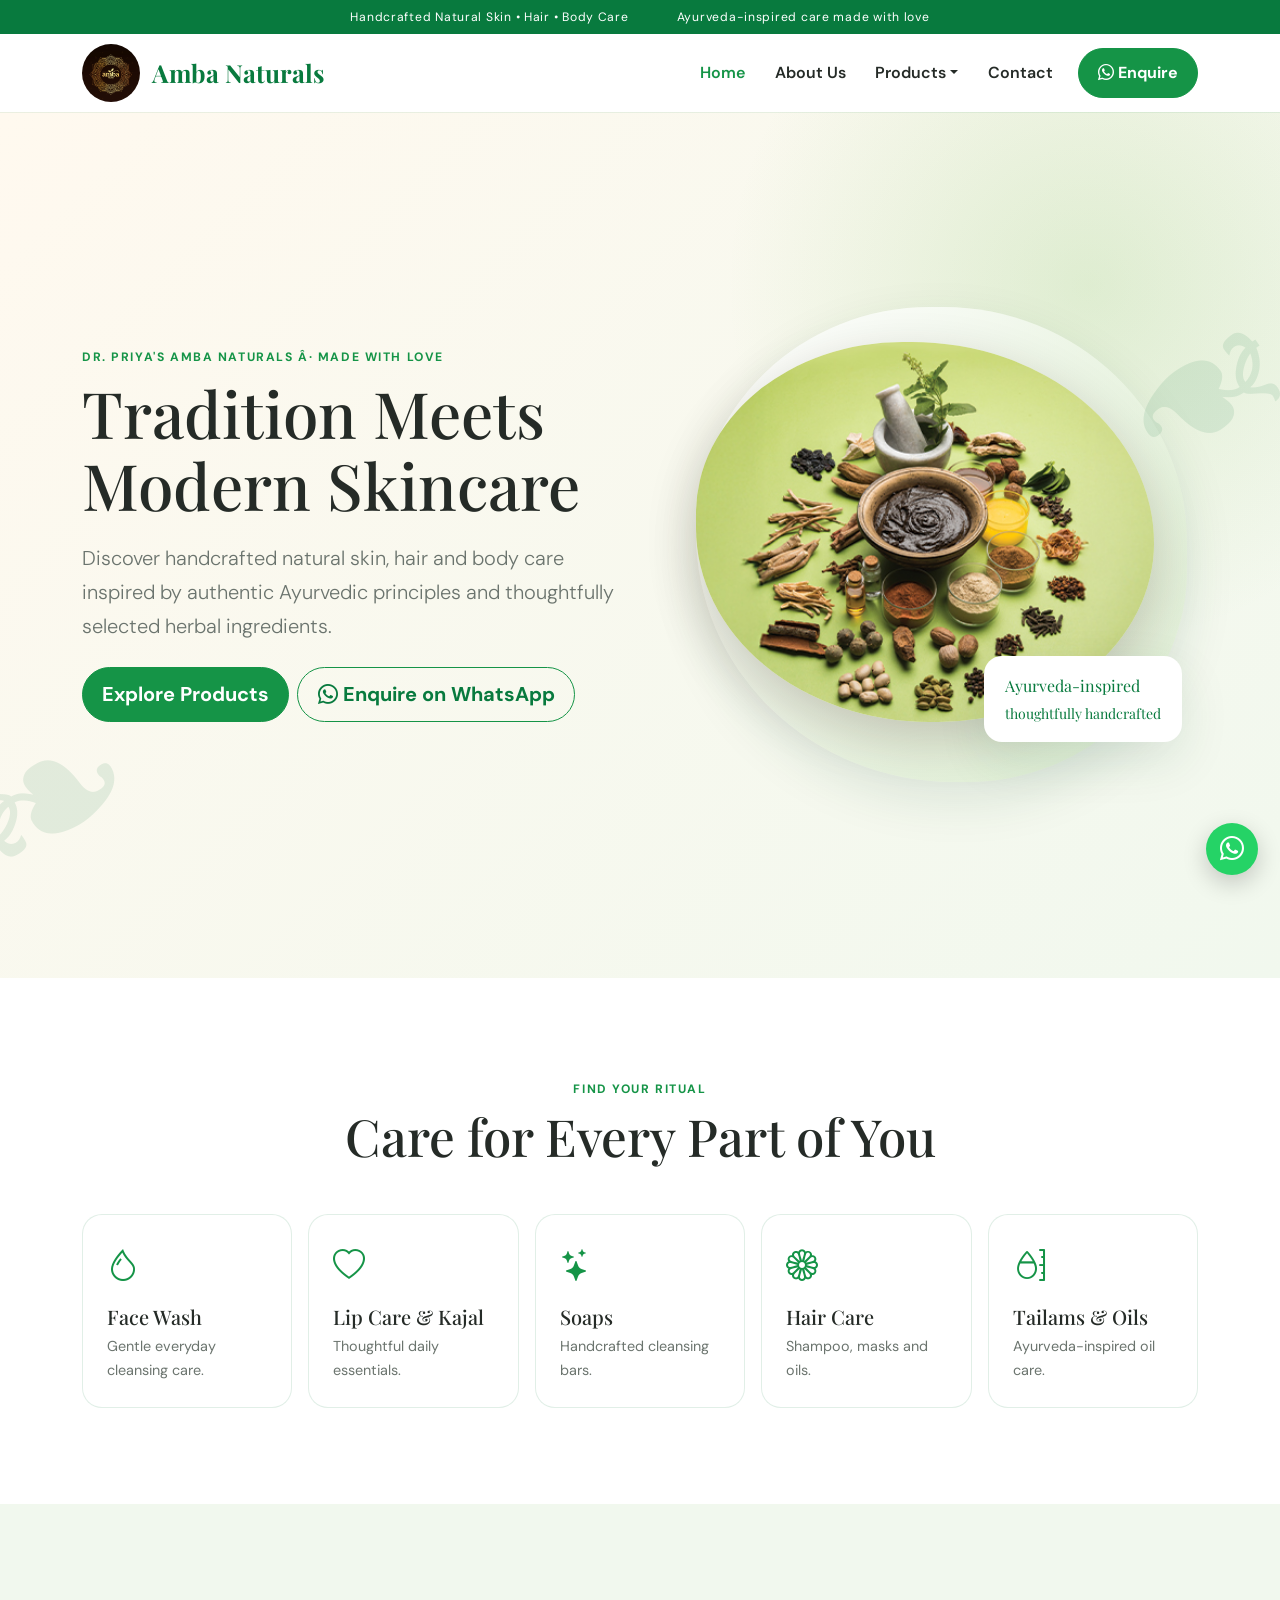
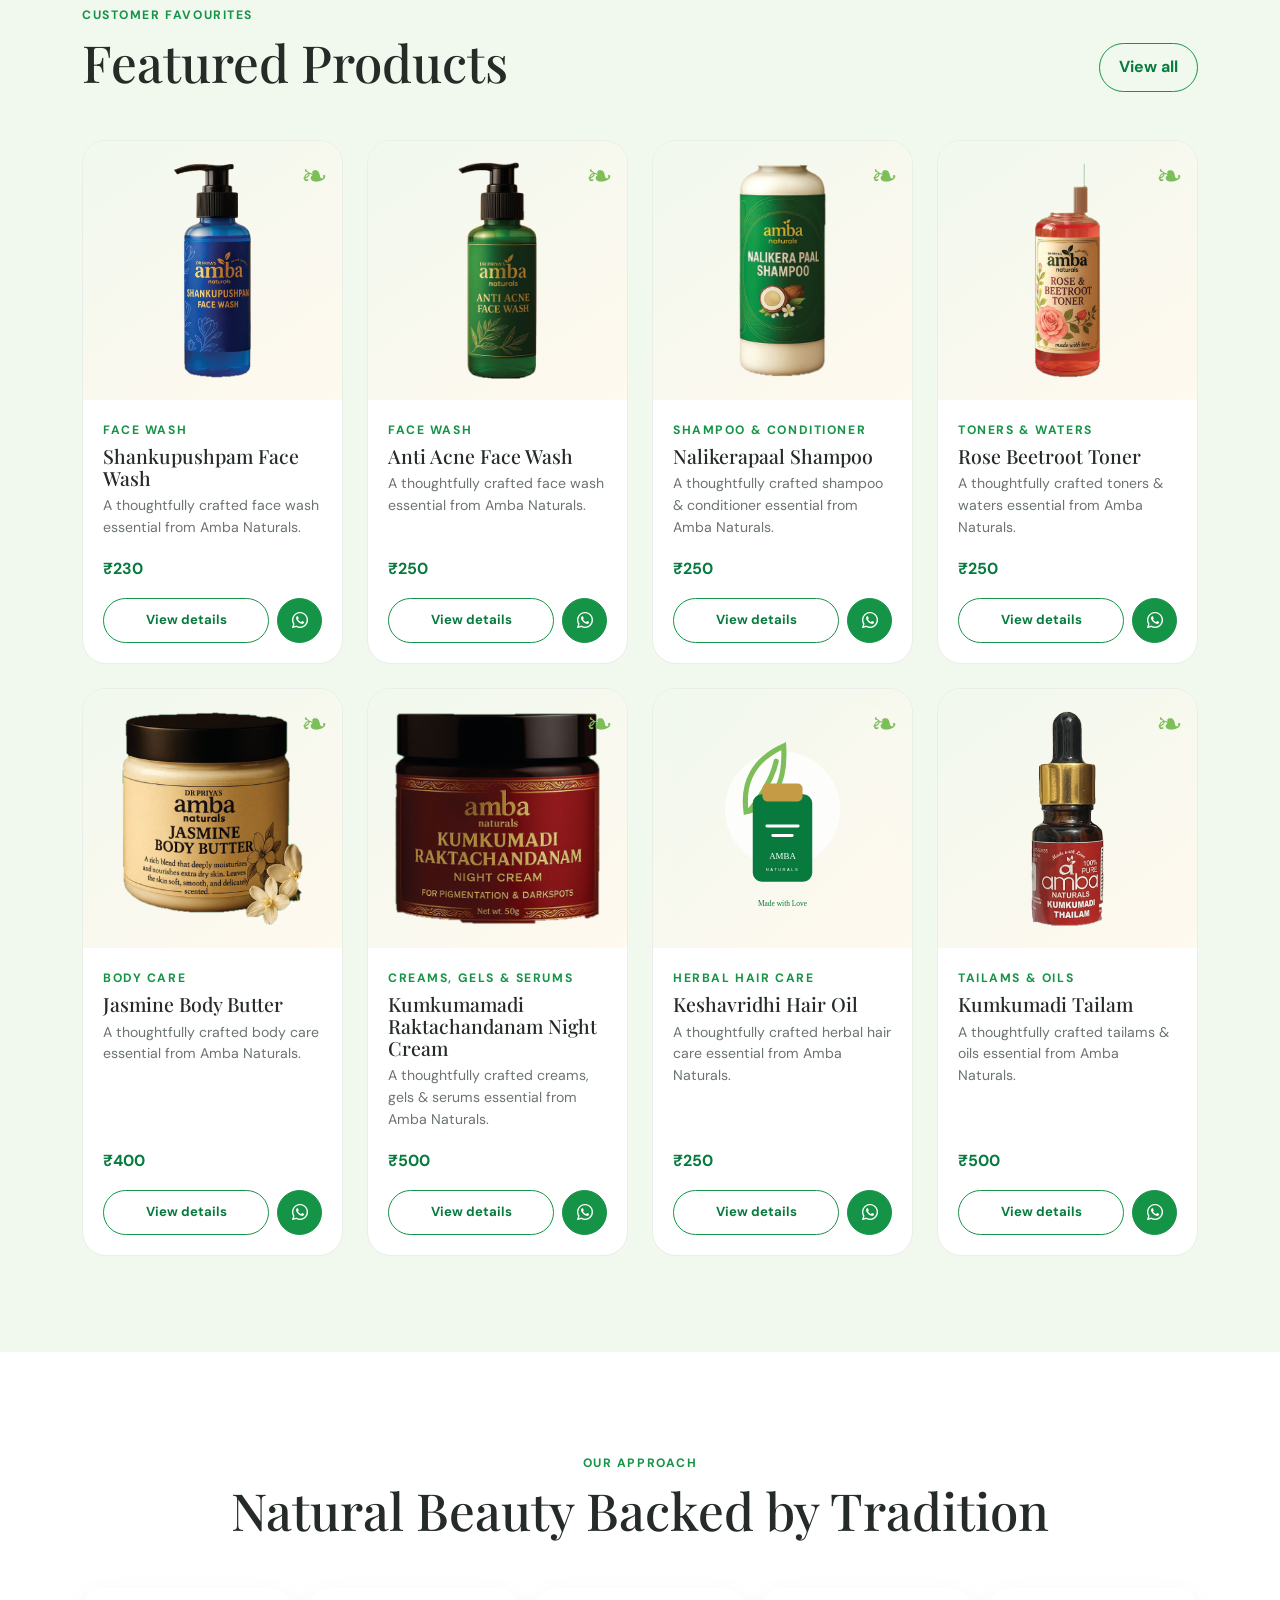
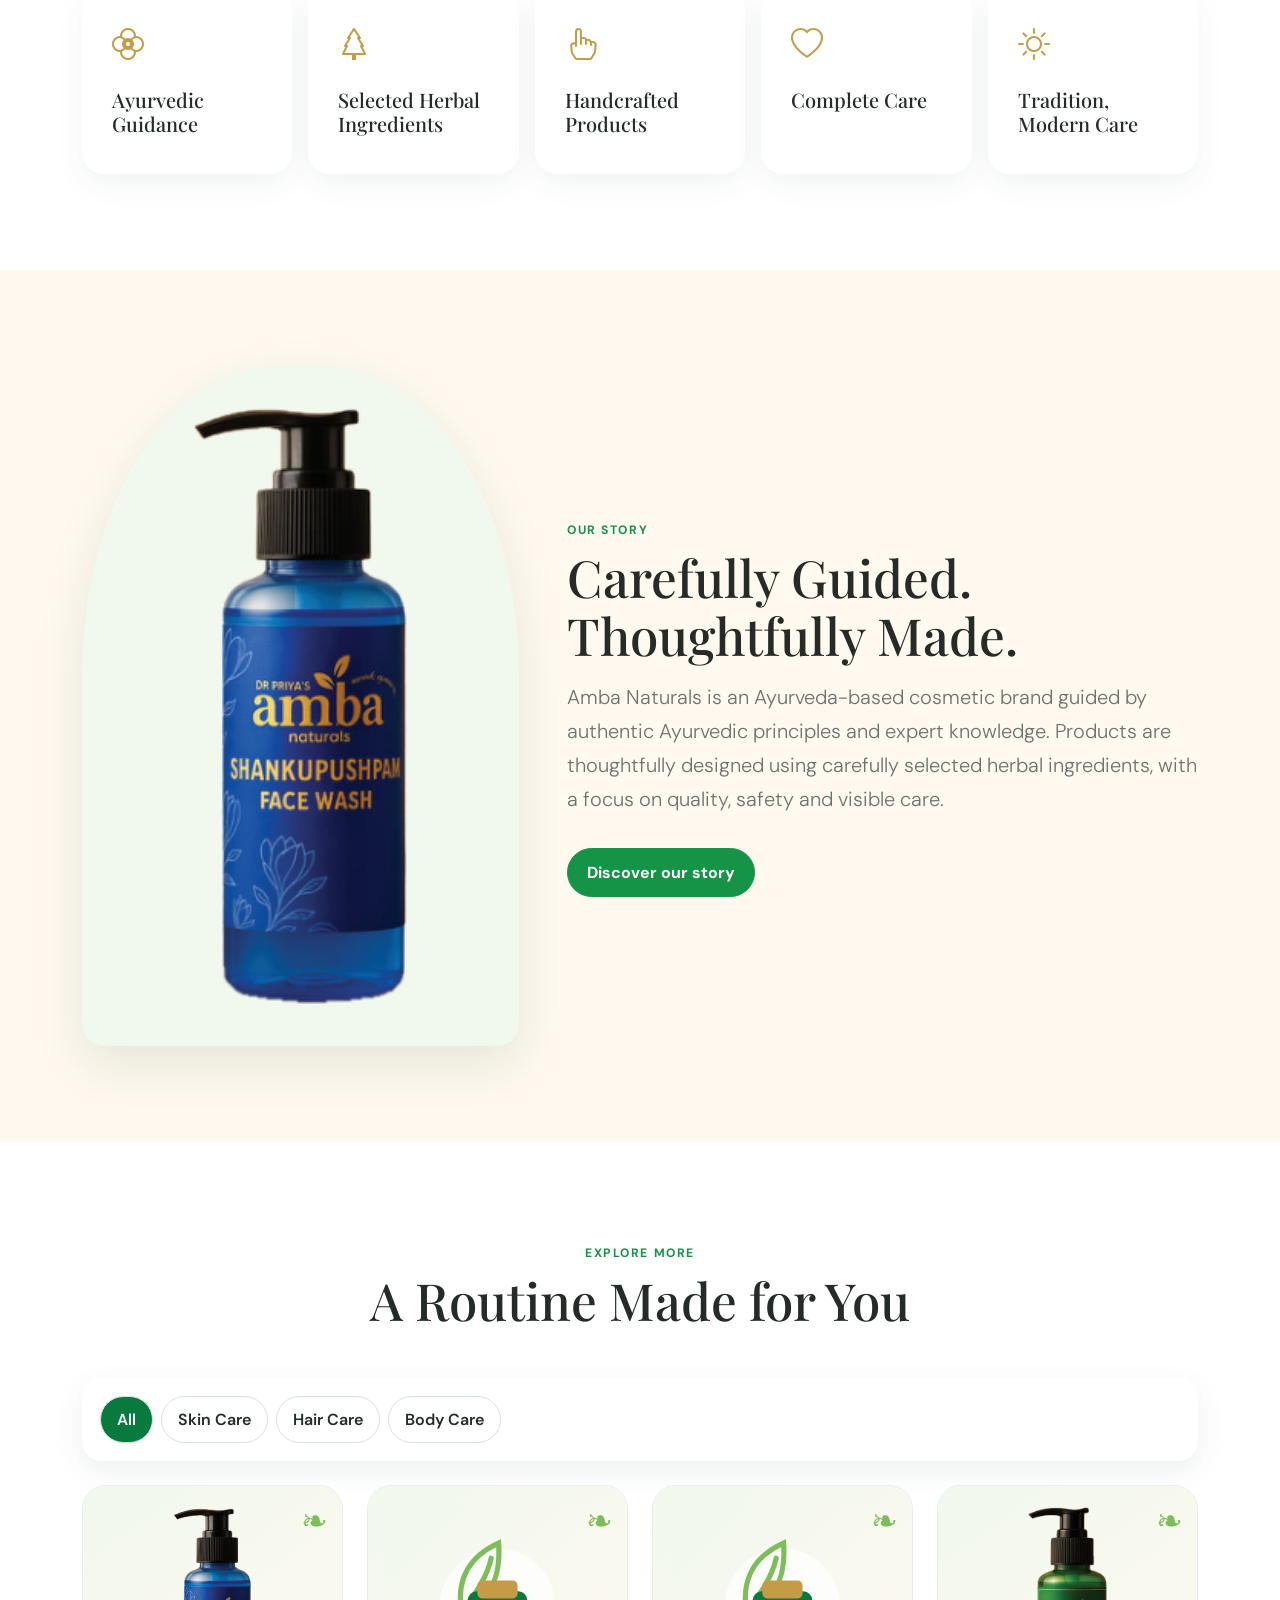
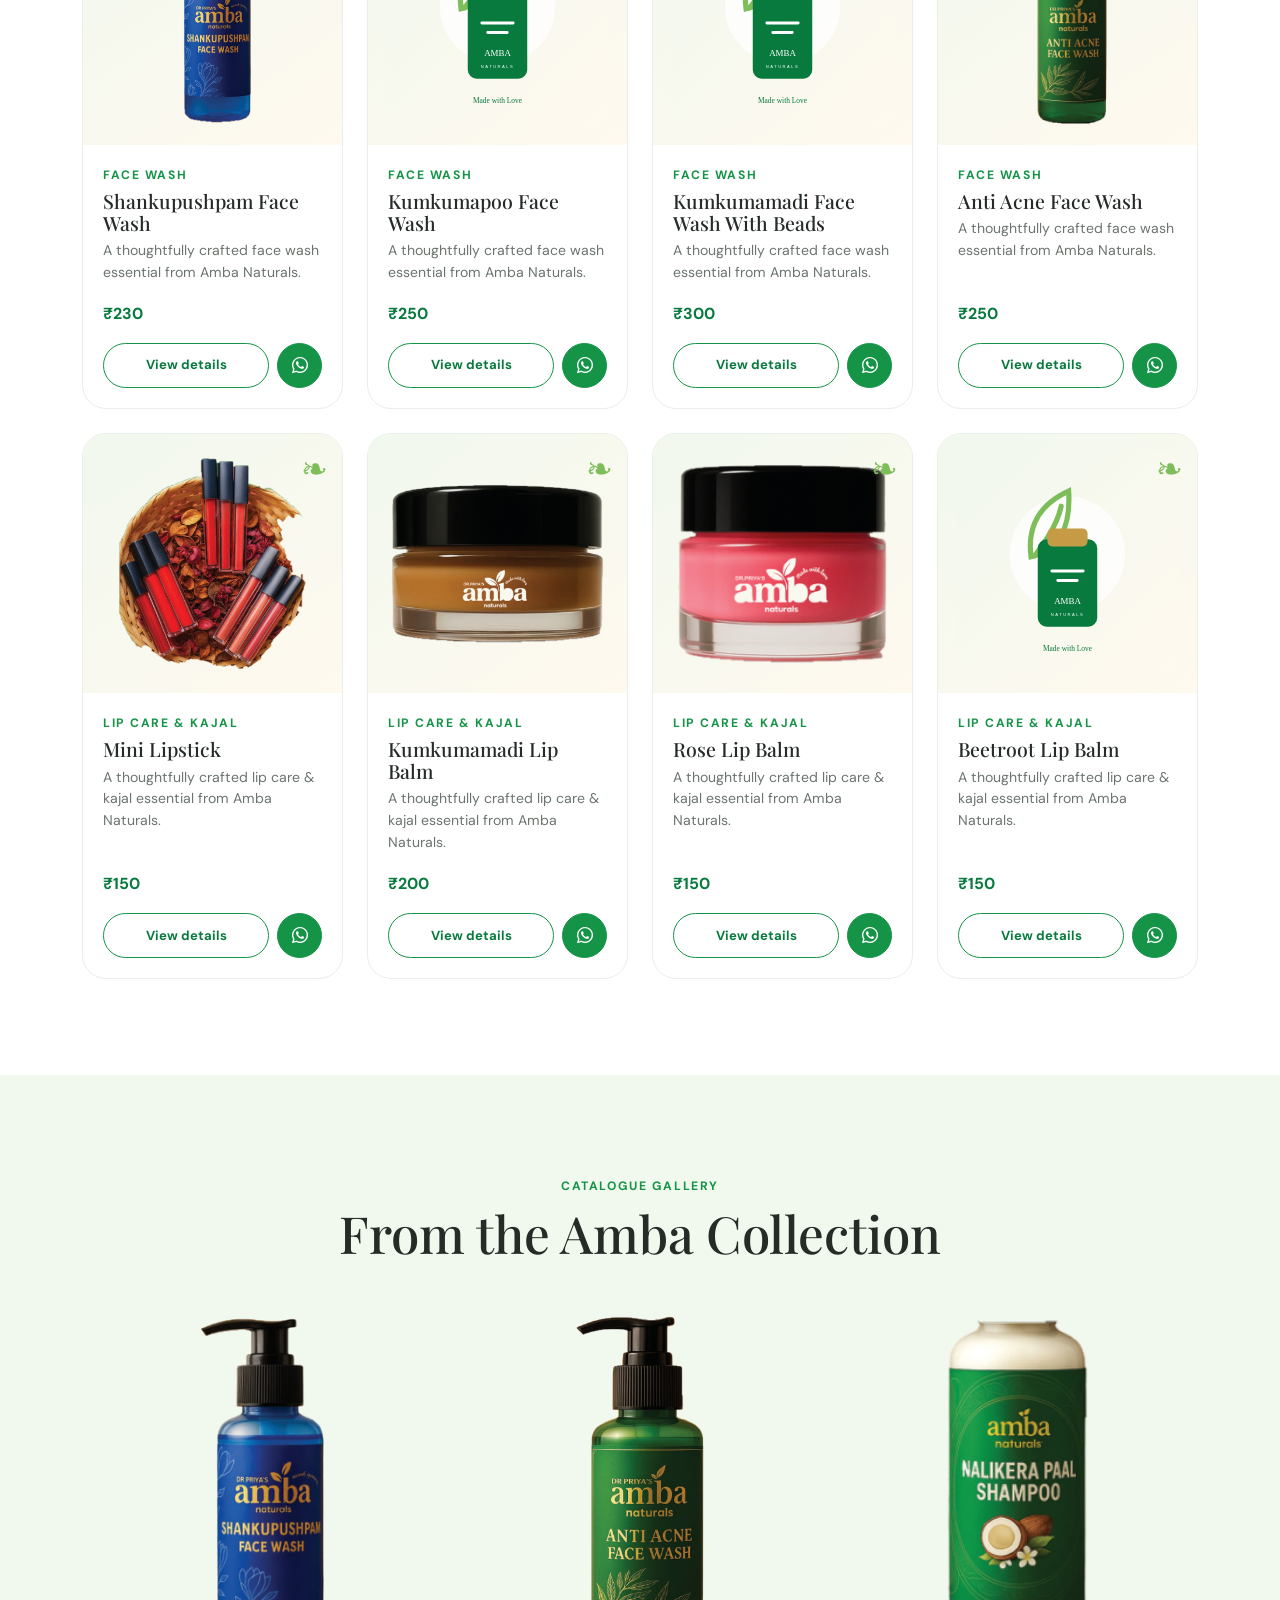
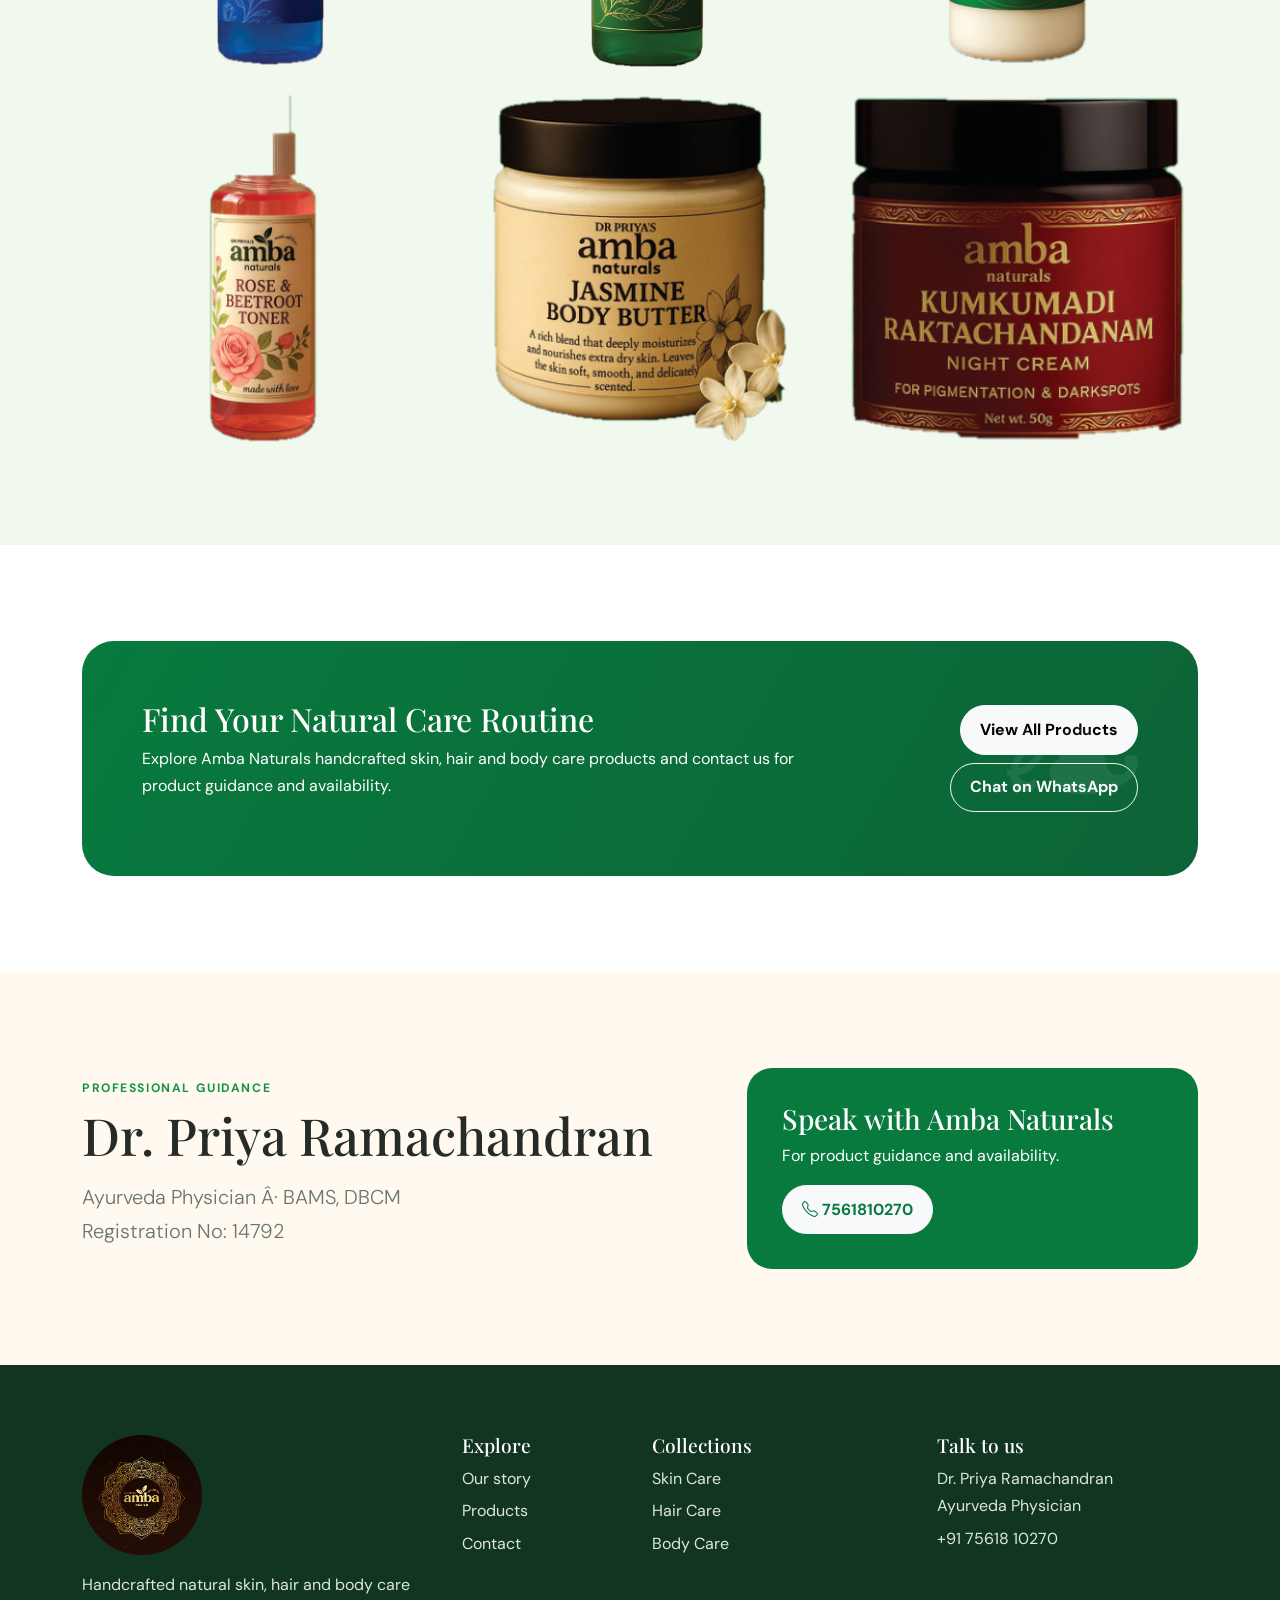
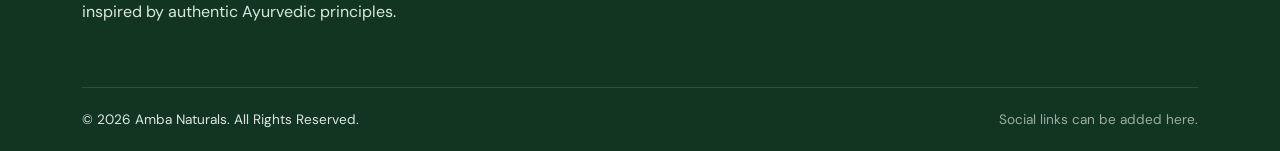
<file: index.html>
<!doctype html><html lang="en"><head><base href="https://unnibharatham.github.io/ambawebsite/"><meta charset="utf-8"><meta name="viewport" content="width=device-width,initial-scale=1"><title>Dr. Priya's Amba Naturals | Handcrafted Ayurvedic Care</title><meta name="description" content="Explore handcrafted natural skin, hair and body care from Dr. Priya's Amba Naturals."><meta property="og:title" content="Amba Naturals â€” Made with Love"><meta property="og:description" content="Ayurveda-inspired skin, hair and body care."><meta property="og:type" content="website"><meta property="og:image" content="https://unnibharatham.github.io/ambawebsite/assets/images/logo/amba-whatsapp-preview.png"><meta property="og:image:secure_url" content="https://unnibharatham.github.io/ambawebsite/assets/images/logo/amba-whatsapp-preview.png"><meta property="og:image:type" content="image/png"><meta property="og:image:width" content="1536"><meta property="og:image:height" content="816"><meta property="og:image:alt" content="Dr. Priya's Amba Naturals"><meta name="twitter:card" content="summary_large_image"><meta name="twitter:image" content="https://unnibharatham.github.io/ambawebsite/assets/images/logo/amba-whatsapp-preview.png"><meta name="twitter:image:alt" content="Dr. Priya's Amba Naturals"><link rel="canonical" href="https://unnibharatham.github.io/ambawebsite/"><meta property="og:url" content="https://unnibharatham.github.io/ambawebsite/"><link rel="icon" href="assets/images/logo/amba-logo.jpg"><link href="https://cdn.jsdelivr.net/npm/bootstrap@5.3.3/dist/css/bootstrap.min.css" rel="stylesheet"><link href="https://cdn.jsdelivr.net/npm/bootstrap-icons@1.11.3/font/bootstrap-icons.min.css" rel="stylesheet"><link href="assets/css/style.css" rel="stylesheet"><link href="assets/css/responsive.css?v=3" rel="stylesheet"><script type="application/ld+json">{"@context":"https://schema.org","@type":"HealthAndBeautyBusiness","name":"Dr. Priya's Amba Naturals","telephone":"+917561810270","founder":{"@type":"Person","name":"Dr. Priya Ramachandran"}}</script></head><body><div id="preloader" class="preloader"><img src="assets/images/logo/amba-logo.jpg" alt="Loading Amba Naturals" width="240" height="80"></div><header id="siteHeader"></header><main>
<section class="hero"><div class="container"><div class="row align-items-center"><div class="col-lg-6 reveal"><span class="eyebrow">Dr. Priya's Amba Naturals Â· Made with Love</span><h1 class="display-title">Tradition Meets Modern Skincare</h1><p class="lead">Discover handcrafted natural skin, hair and body care inspired by authentic Ayurvedic principles and thoughtfully selected herbal ingredients.</p><div class="d-flex flex-column flex-sm-row gap-2 mt-4"><a href="products.html" class="btn btn-brand btn-lg">Explore Products</a><a href="https://wa.me/917561810270" class="btn btn-outline-brand btn-lg"><i class="bi bi-whatsapp"></i> Enquire on WhatsApp</a></div></div><div class="col-lg-6"><div class="hero-art"><div class="hero-orb"></div><img class="hero-ayurveda-image" src="assets/images/Ayurveda-inspired-tile.jpg" alt="Ayurvedic herbs, mortar and traditional preparations" width="500" height="350"><div class="hero-badge">Ayurveda-inspired<br><small>thoughtfully handcrafted</small></div></div></div></div></div></section>
<section class="section" id="categories"><div class="container"><div class="text-center mb-5 reveal"><span class="eyebrow">Find your ritual</span><h2 class="section-title">Care for Every Part of You</h2></div><div class="row row-cols-2 row-cols-md-3 row-cols-lg-5 g-3" id="categoryCards"><div class="col"><a class="category-card d-block" href="products.html?category=Skin%20Care"><i class="bi bi-droplet"></i><h3>Face Wash</h3><p>Gentle everyday cleansing care.</p></a></div><div class="col"><a class="category-card d-block" href="products.html?category=Lip%20Care"><i class="bi bi-heart"></i><h3>Lip Care & Kajal</h3><p>Thoughtful daily essentials.</p></a></div><div class="col"><a class="category-card d-block" href="products.html?category=Body%20Care"><i class="bi bi-stars"></i><h3>Soaps</h3><p>Handcrafted cleansing bars.</p></a></div><div class="col"><a class="category-card d-block" href="products.html?category=Hair%20Care"><i class="bi bi-flower1"></i><h3>Hair Care</h3><p>Shampoo, masks and oils.</p></a></div><div class="col"><a class="category-card d-block" href="products.html?category=Oils"><i class="bi bi-moisture"></i><h3>Tailams & Oils</h3><p>Ayurveda-inspired oil care.</p></a></div></div></div></section>
<section class="section section-soft"><div class="container"><div class="d-flex justify-content-between align-items-end mb-5 reveal"><div><span class="eyebrow">Customer favourites</span><h2 class="section-title mb-0">Featured Products</h2></div><a href="products.html" class="btn btn-outline-brand d-none d-md-inline-flex">View all</a></div><div id="featuredGrid" class="product-grid"></div></div></section>
<section class="section"><div class="container"><div class="text-center mb-5 reveal"><span class="eyebrow">Our approach</span><h2 class="section-title">Natural Beauty Backed by Tradition</h2></div><div class="row row-cols-1 row-cols-md-2 row-cols-lg-5 g-3"><div class="col"><div class="feature-card"><i class="bi bi-flower2"></i><h3 class="h5 mt-3">Ayurvedic Guidance</h3></div></div><div class="col"><div class="feature-card"><i class="bi bi-tree"></i><h3 class="h5 mt-3">Selected Herbal Ingredients</h3></div></div><div class="col"><div class="feature-card"><i class="bi bi-hand-index"></i><h3 class="h5 mt-3">Handcrafted Products</h3></div></div><div class="col"><div class="feature-card"><i class="bi bi-heart"></i><h3 class="h5 mt-3">Complete Care</h3></div></div><div class="col"><div class="feature-card"><i class="bi bi-sun"></i><h3 class="h5 mt-3">Tradition, Modern Care</h3></div></div></div></div></section>
<section class="section section-cream"><div class="container"><div class="row align-items-center g-5"><div class="col-lg-5"><div class="story-image"><img src="assets/images/products/Shankupushpam face wash.png" alt="Amba Naturals botanical product visual" width="620" height="620" loading="lazy"></div></div><div class="col-lg-7 reveal"><span class="eyebrow">Our story</span><h2 class="section-title">Carefully Guided. Thoughtfully Made.</h2><p class="lead">Amba Naturals is an Ayurveda-based cosmetic brand guided by authentic Ayurvedic principles and expert knowledge. Products are thoughtfully designed using carefully selected herbal ingredients, with a focus on quality, safety and visible care.</p><a href="about.html" class="btn btn-brand mt-3">Discover our story</a></div></div></div></section>
<section class="section"><div class="container"><div class="text-center mb-5"><span class="eyebrow">Explore more</span><h2 class="section-title">A Routine Made for You</h2></div><div class="filter-bar mb-4"><div class="filter-chips"><a class="filter-chip active" href="products.html">All</a><a class="filter-chip" href="products.html?category=Skin%20Care">Skin Care</a><a class="filter-chip" href="products.html?category=Hair%20Care">Hair Care</a><a class="filter-chip" href="products.html?category=Body%20Care">Body Care</a></div></div><div id="previewGrid" class="product-grid"></div></div></section>
<section class="section section-soft"><div class="container"><div class="text-center mb-5"><span class="eyebrow">Catalogue gallery</span><h2 class="section-title">From the Amba Collection</h2></div><div id="galleryGrid" class="row g-3"></div></div></section>
<section class="section"><div class="container"><div class="cta reveal"><div class="row align-items-center"><div class="col-lg-8"><h2>Find Your Natural Care Routine</h2><p>Explore Amba Naturals handcrafted skin, hair and body care products and contact us for product guidance and availability.</p></div><div class="col-lg-4 d-flex gap-2 flex-wrap justify-content-lg-end"><a href="products.html" class="btn btn-light">View All Products</a><a href="https://wa.me/917561810270" class="btn btn-outline-light">Chat on WhatsApp</a></div></div></div></div></section>
<section class="section section-cream"><div class="container">
  <div class="row align-items-center g-4"><div class="col-lg-7"><span class="eyebrow">Professional guidance</span><h2 class="section-title">Dr. Priya Ramachandran</h2><p class="lead">Ayurveda Physician Â· BAMS, DBCM<br>Registration No: 14792</p></div><div class="col-lg-5"><div class="contact-card"><h3>Speak with Amba Naturals</h3><p>For product guidance and availability.</p><a class="btn btn-light" href="tel:+917561810270"><i class="bi bi-telephone"></i> 7561810270</a></div></div></div></div></section></main><div id="siteFooter"></div><script src="https://code.jquery.com/jquery-3.7.1.min.js"></script><script src="https://cdn.jsdelivr.net/npm/bootstrap@5.3.3/dist/js/bootstrap.bundle.min.js"></script><script src="assets/js/products.js"></script><script src="assets/js/main.js"></script><script src="assets/js/pages.js"></script></body></html>
</file>
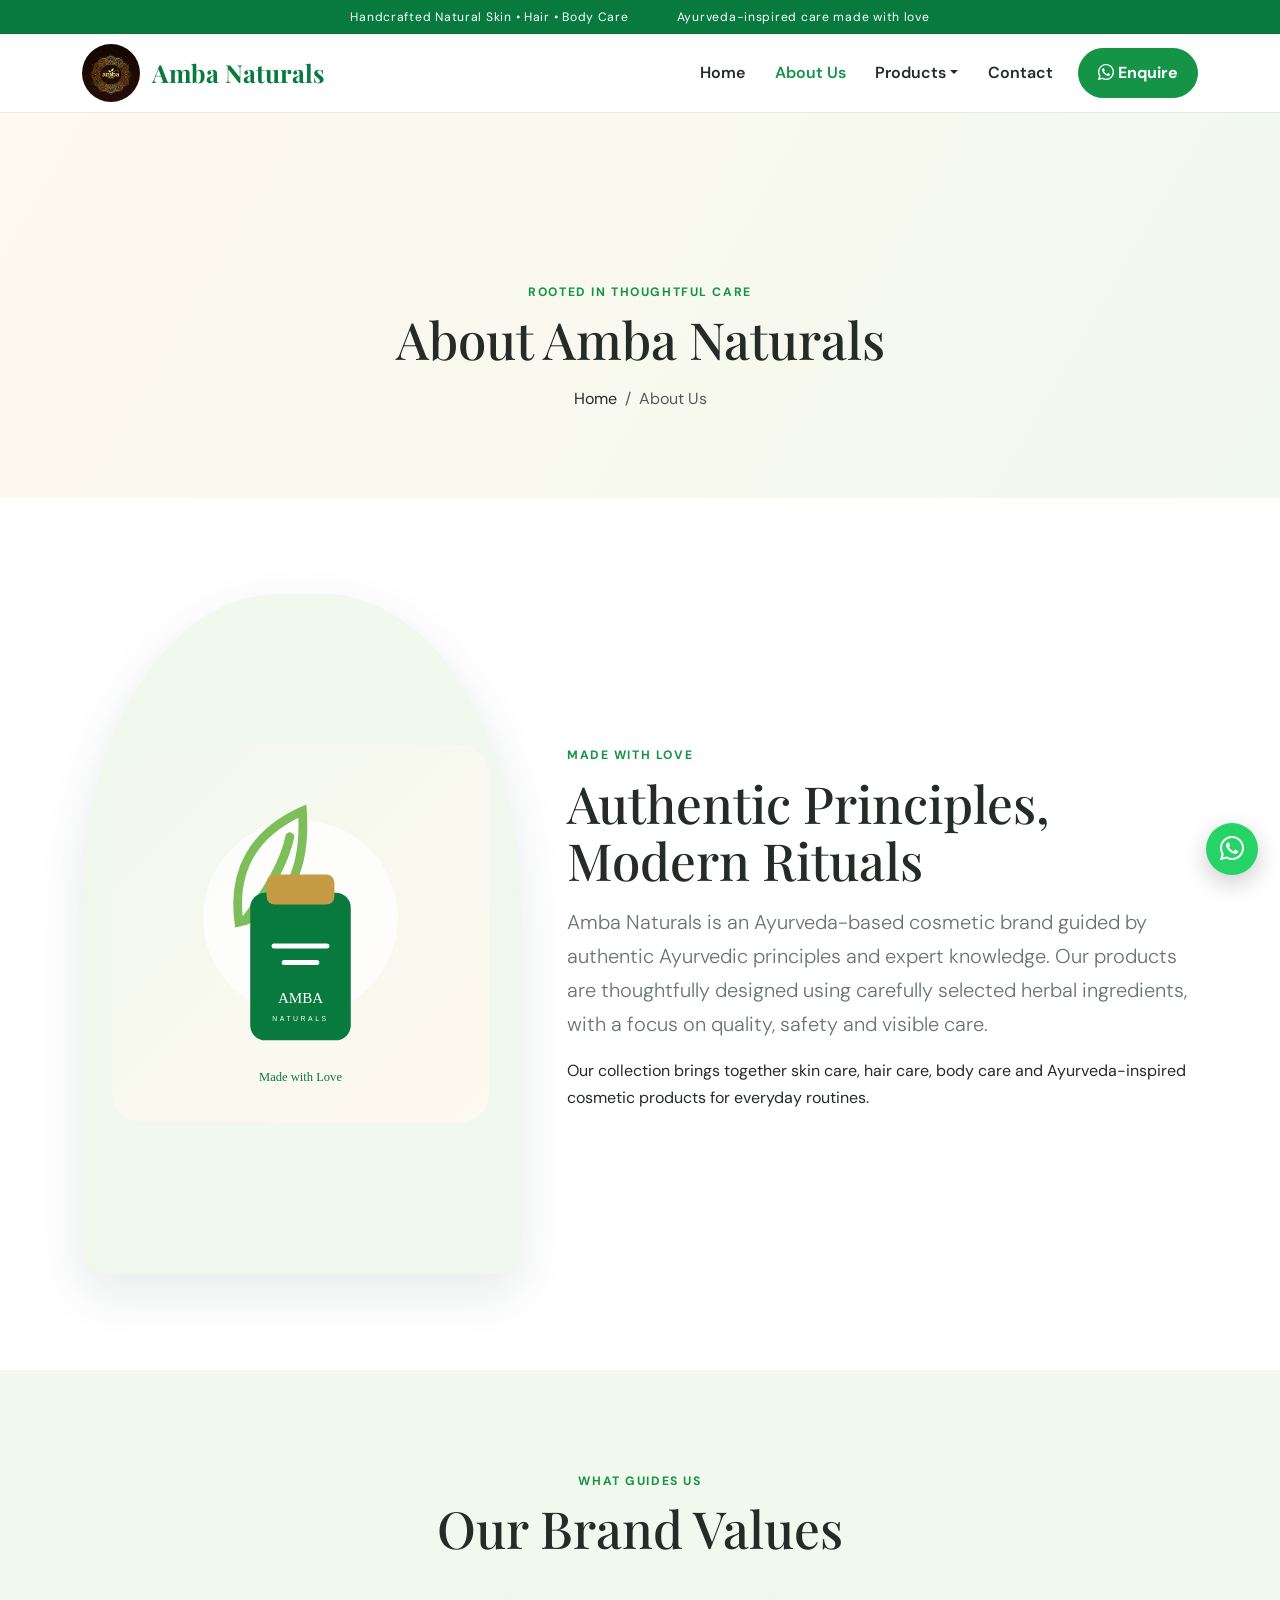
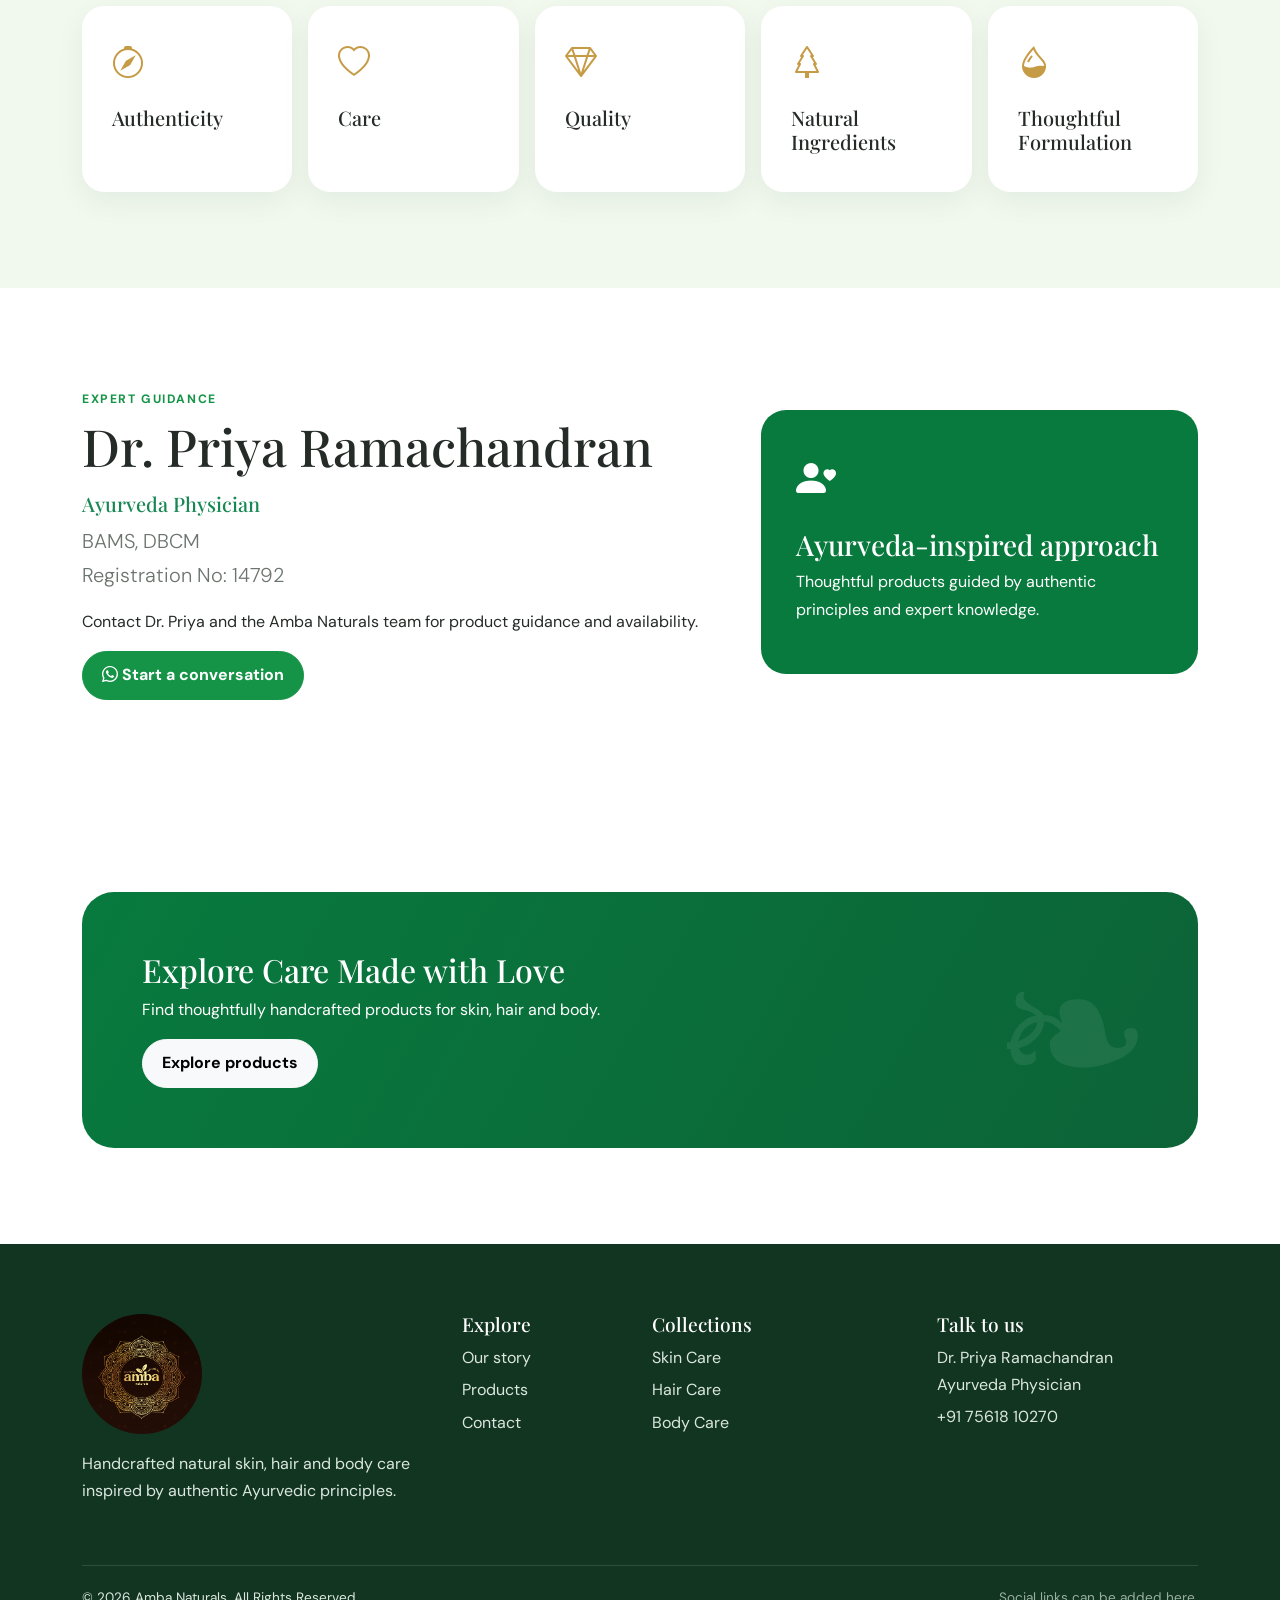
<file: about.html>
<!doctype html><html lang="en"><head><base href="https://unnibharatham.github.io/ambawebsite/"><meta charset="utf-8"><meta name="viewport" content="width=device-width,initial-scale=1"><title>About Us | Dr. Priya's Amba Naturals</title><meta property="og:type" content="website"><meta property="og:image" content="https://unnibharatham.github.io/ambawebsite/assets/images/logo/amba-whatsapp-preview.png"><meta property="og:image:secure_url" content="https://unnibharatham.github.io/ambawebsite/assets/images/logo/amba-whatsapp-preview.png"><meta property="og:image:type" content="image/png"><meta property="og:image:width" content="1536"><meta property="og:image:height" content="816"><meta property="og:image:alt" content="Dr. Priya's Amba Naturals"><meta name="twitter:card" content="summary_large_image"><meta name="twitter:image" content="https://unnibharatham.github.io/ambawebsite/assets/images/logo/amba-whatsapp-preview.png"><meta name="twitter:image:alt" content="Dr. Priya's Amba Naturals"><meta name="description" content="Learn about the Ayurveda-inspired approach behind Dr. Priya's Amba Naturals."><link rel="canonical" href="https://unnibharatham.github.io/ambawebsite/about.html"><meta property="og:url" content="https://unnibharatham.github.io/ambawebsite/about.html"><link rel="icon" href="assets/images/logo/amba-logo.jpg"><link href="https://cdn.jsdelivr.net/npm/bootstrap@5.3.3/dist/css/bootstrap.min.css" rel="stylesheet"><link href="https://cdn.jsdelivr.net/npm/bootstrap-icons@1.11.3/font/bootstrap-icons.min.css" rel="stylesheet"><link href="assets/css/style.css" rel="stylesheet"><link href="assets/css/responsive.css?v=3" rel="stylesheet"></head><body><header id="siteHeader"></header><main><section class="page-banner"><div class="container"><span class="eyebrow">Rooted in thoughtful care</span><h1 class="section-title">About Amba Naturals</h1><nav aria-label="Breadcrumb"><ol class="breadcrumb"><li class="breadcrumb-item"><a href="index.html">Home</a></li><li class="breadcrumb-item active">About Us</li></ol></nav></div></section><section class="section"><div class="container"><div class="row align-items-center g-5"><div class="col-lg-5"><div class="story-image"><img src="assets/images/products/product-placeholder.svg" alt="Amba Naturals Ayurveda-inspired care" width="620" height="620"></div></div><div class="col-lg-7 reveal"><span class="eyebrow">Made with Love</span><h2 class="section-title">Authentic Principles, Modern Rituals</h2><p class="lead">Amba Naturals is an Ayurveda-based cosmetic brand guided by authentic Ayurvedic principles and expert knowledge. Our products are thoughtfully designed using carefully selected herbal ingredients, with a focus on quality, safety and visible care.</p><p>Our collection brings together skin care, hair care, body care and Ayurveda-inspired cosmetic products for everyday routines.</p></div></div></div></section><section class="section section-soft"><div class="container"><div class="text-center mb-5"><span class="eyebrow">What guides us</span><h2 class="section-title">Our Brand Values</h2></div><div class="row row-cols-1 row-cols-md-3 row-cols-lg-5 g-3"><div class="col"><div class="feature-card"><i class="bi bi-compass"></i><h3 class="h5 mt-3">Authenticity</h3></div></div><div class="col"><div class="feature-card"><i class="bi bi-heart"></i><h3 class="h5 mt-3">Care</h3></div></div><div class="col"><div class="feature-card"><i class="bi bi-gem"></i><h3 class="h5 mt-3">Quality</h3></div></div><div class="col"><div class="feature-card"><i class="bi bi-tree"></i><h3 class="h5 mt-3">Natural Ingredients</h3></div></div><div class="col"><div class="feature-card"><i class="bi bi-droplet-half"></i><h3 class="h5 mt-3">Thoughtful Formulation</h3></div></div></div></div></section><section class="section"><div class="container"><div class="row align-items-center g-5"><div class="col-lg-7"><span class="eyebrow">Expert guidance</span><h2 class="section-title">Dr. Priya Ramachandran</h2><h3 class="h5 text-success">Ayurveda Physician</h3><p class="lead">BAMS, DBCM<br>Registration No: 14792</p><p>Contact Dr. Priya and the Amba Naturals team for product guidance and availability.</p><a class="btn btn-brand" href="https://wa.me/917561810270"><i class="bi bi-whatsapp"></i> Start a conversation</a></div><div class="col-lg-5"><div class="contact-card"><i class="bi bi-person-heart fs-1"></i><h3 class="mt-3">Ayurveda-inspired approach</h3><p>Thoughtful products guided by authentic principles and expert knowledge.</p></div></div></div></div></section><section class="section"><div class="container"><div class="cta"><h2>Explore Care Made with Love</h2><p>Find thoughtfully handcrafted products for skin, hair and body.</p><a href="products.html" class="btn btn-light">Explore products</a></div></div></section></main><div id="siteFooter"></div><script src="https://code.jquery.com/jquery-3.7.1.min.js"></script><script src="https://cdn.jsdelivr.net/npm/bootstrap@5.3.3/dist/js/bootstrap.bundle.min.js"></script><script src="assets/js/products.js"></script><script src="assets/js/main.js"></script><script src="assets/js/pages.js"></script></body></html>
</file>
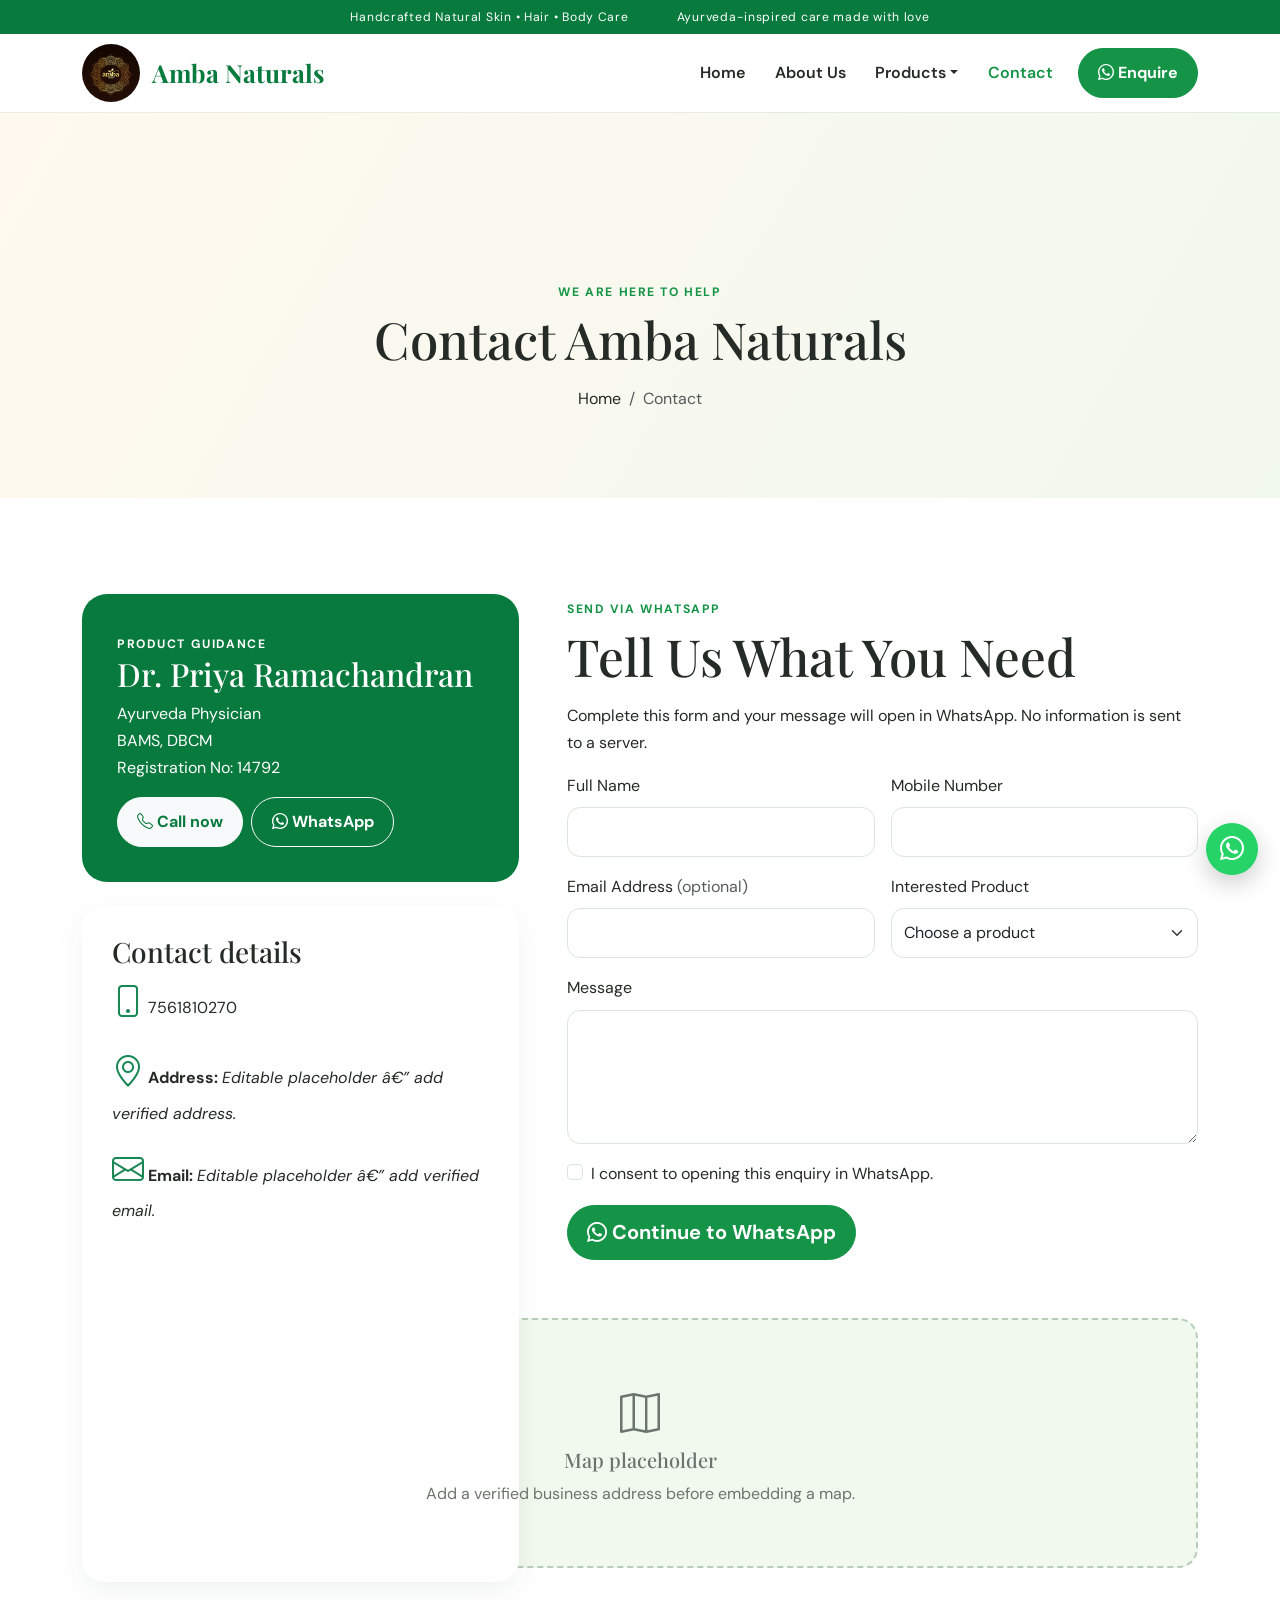
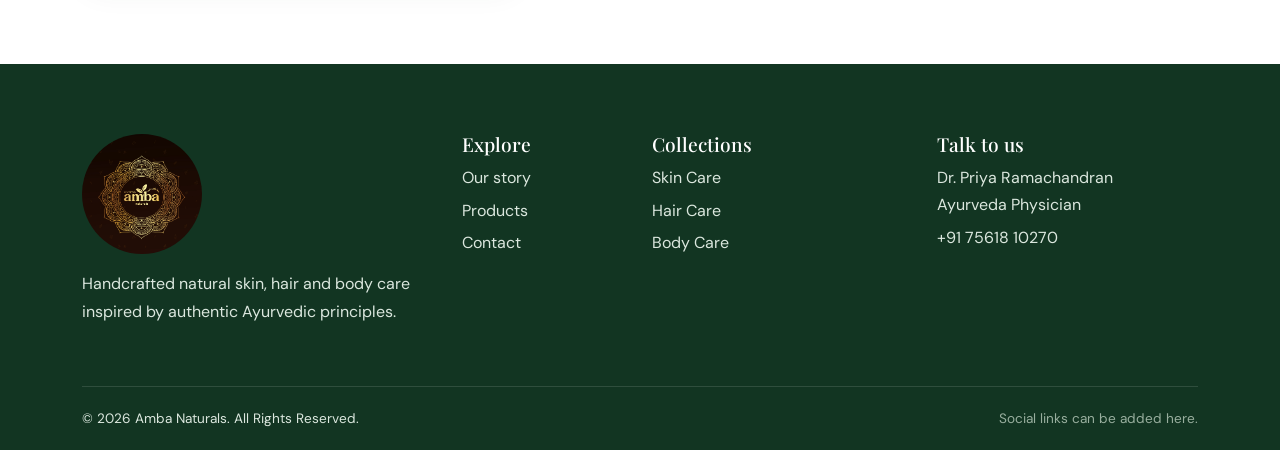
<file: contact.html>
<!doctype html><html lang="en"><head><base href="https://unnibharatham.github.io/ambawebsite/"><meta charset="utf-8"><meta name="viewport" content="width=device-width,initial-scale=1"><title>Contact | Dr. Priya's Amba Naturals</title><meta property="og:type" content="website"><meta property="og:image" content="https://unnibharatham.github.io/ambawebsite/assets/images/logo/amba-whatsapp-preview.png"><meta property="og:image:secure_url" content="https://unnibharatham.github.io/ambawebsite/assets/images/logo/amba-whatsapp-preview.png"><meta property="og:image:type" content="image/png"><meta property="og:image:width" content="1536"><meta property="og:image:height" content="816"><meta property="og:image:alt" content="Dr. Priya's Amba Naturals"><meta name="twitter:card" content="summary_large_image"><meta name="twitter:image" content="https://unnibharatham.github.io/ambawebsite/assets/images/logo/amba-whatsapp-preview.png"><meta name="twitter:image:alt" content="Dr. Priya's Amba Naturals"><meta name="description" content="Contact Amba Naturals for product guidance and availability by phone or WhatsApp."><link rel="canonical" href="https://unnibharatham.github.io/ambawebsite/contact.html"><meta property="og:url" content="https://unnibharatham.github.io/ambawebsite/contact.html"><link rel="icon" href="assets/images/logo/amba-logo.jpg"><link href="https://cdn.jsdelivr.net/npm/bootstrap@5.3.3/dist/css/bootstrap.min.css" rel="stylesheet"><link href="https://cdn.jsdelivr.net/npm/bootstrap-icons@1.11.3/font/bootstrap-icons.min.css" rel="stylesheet"><link href="assets/css/style.css" rel="stylesheet"><link href="assets/css/responsive.css?v=3" rel="stylesheet"></head><body><header id="siteHeader"></header><main><section class="page-banner"><div class="container"><span class="eyebrow">We are here to help</span><h1 class="section-title">Contact Amba Naturals</h1><nav aria-label="Breadcrumb"><ol class="breadcrumb"><li class="breadcrumb-item"><a href="index.html">Home</a></li><li class="breadcrumb-item active">Contact</li></ol></nav></div></section><section class="section"><div class="container"><div class="row g-5"><div class="col-lg-5"><div class="contact-card mb-4"><span class="eyebrow text-white">Product guidance</span><h2>Dr. Priya Ramachandran</h2><p>Ayurveda Physician<br>BAMS, DBCM<br>Registration No: 14792</p><a class="btn btn-light me-2" href="tel:+917561810270"><i class="bi bi-telephone"></i> Call now</a><a class="btn btn-outline-light" href="https://wa.me/917561810270"><i class="bi bi-whatsapp"></i> WhatsApp</a></div><div class="feature-card"><h3>Contact details</h3><p><i class="bi bi-phone text-success"></i> <a href="tel:+917561810270">7561810270</a></p><p><i class="bi bi-geo-alt text-success"></i> <strong>Address:</strong> <em>Editable placeholder â€” add verified address.</em></p><p><i class="bi bi-envelope text-success"></i> <strong>Email:</strong> <em>Editable placeholder â€” add verified email.</em></p></div></div><div class="col-lg-7"><span class="eyebrow">Send via WhatsApp</span><h2 class="section-title">Tell Us What You Need</h2><p>Complete this form and your message will open in WhatsApp. No information is sent to a server.</p><form id="contactForm" class="needs-validation" novalidate><div class="row g-3"><div class="col-md-6"><label for="fullName" class="form-label">Full Name</label><input id="fullName" name="name" class="form-control" required><div class="invalid-feedback">Please enter your name.</div></div><div class="col-md-6"><label for="mobile" class="form-label">Mobile Number</label><input id="mobile" name="mobile" type="tel" pattern="[0-9 +()-]{8,}" class="form-control" required><div class="invalid-feedback">Please enter a valid mobile number.</div></div><div class="col-md-6"><label for="email" class="form-label">Email Address <span class="text-muted">(optional)</span></label><input id="email" name="email" type="email" class="form-control"></div><div class="col-md-6"><label for="interestProduct" class="form-label">Interested Product</label><select id="interestProduct" name="product" class="form-select" required><option value="">Choose a product</option></select></div><div class="col-12"><label for="message" class="form-label">Message</label><textarea id="message" name="message" class="form-control" rows="5" required></textarea></div><div class="col-12"><div class="form-check"><input id="consent" class="form-check-input" type="checkbox" required><label for="consent" class="form-check-label">I consent to opening this enquiry in WhatsApp.</label></div></div><div class="col-12"><button class="btn btn-brand btn-lg" type="submit"><i class="bi bi-whatsapp"></i> Continue to WhatsApp</button></div></div></form></div></div><div class="map-placeholder mt-5"><div><i class="bi bi-map fs-1"></i><h2 class="h5">Map placeholder</h2><p class="mb-0">Add a verified business address before embedding a map.</p></div></div></div></section></main><div id="siteFooter"></div><script src="https://code.jquery.com/jquery-3.7.1.min.js"></script><script src="https://cdn.jsdelivr.net/npm/bootstrap@5.3.3/dist/js/bootstrap.bundle.min.js"></script><script src="assets/js/products.js"></script><script src="assets/js/main.js"></script><script src="assets/js/pages.js"></script></body></html>
</file>
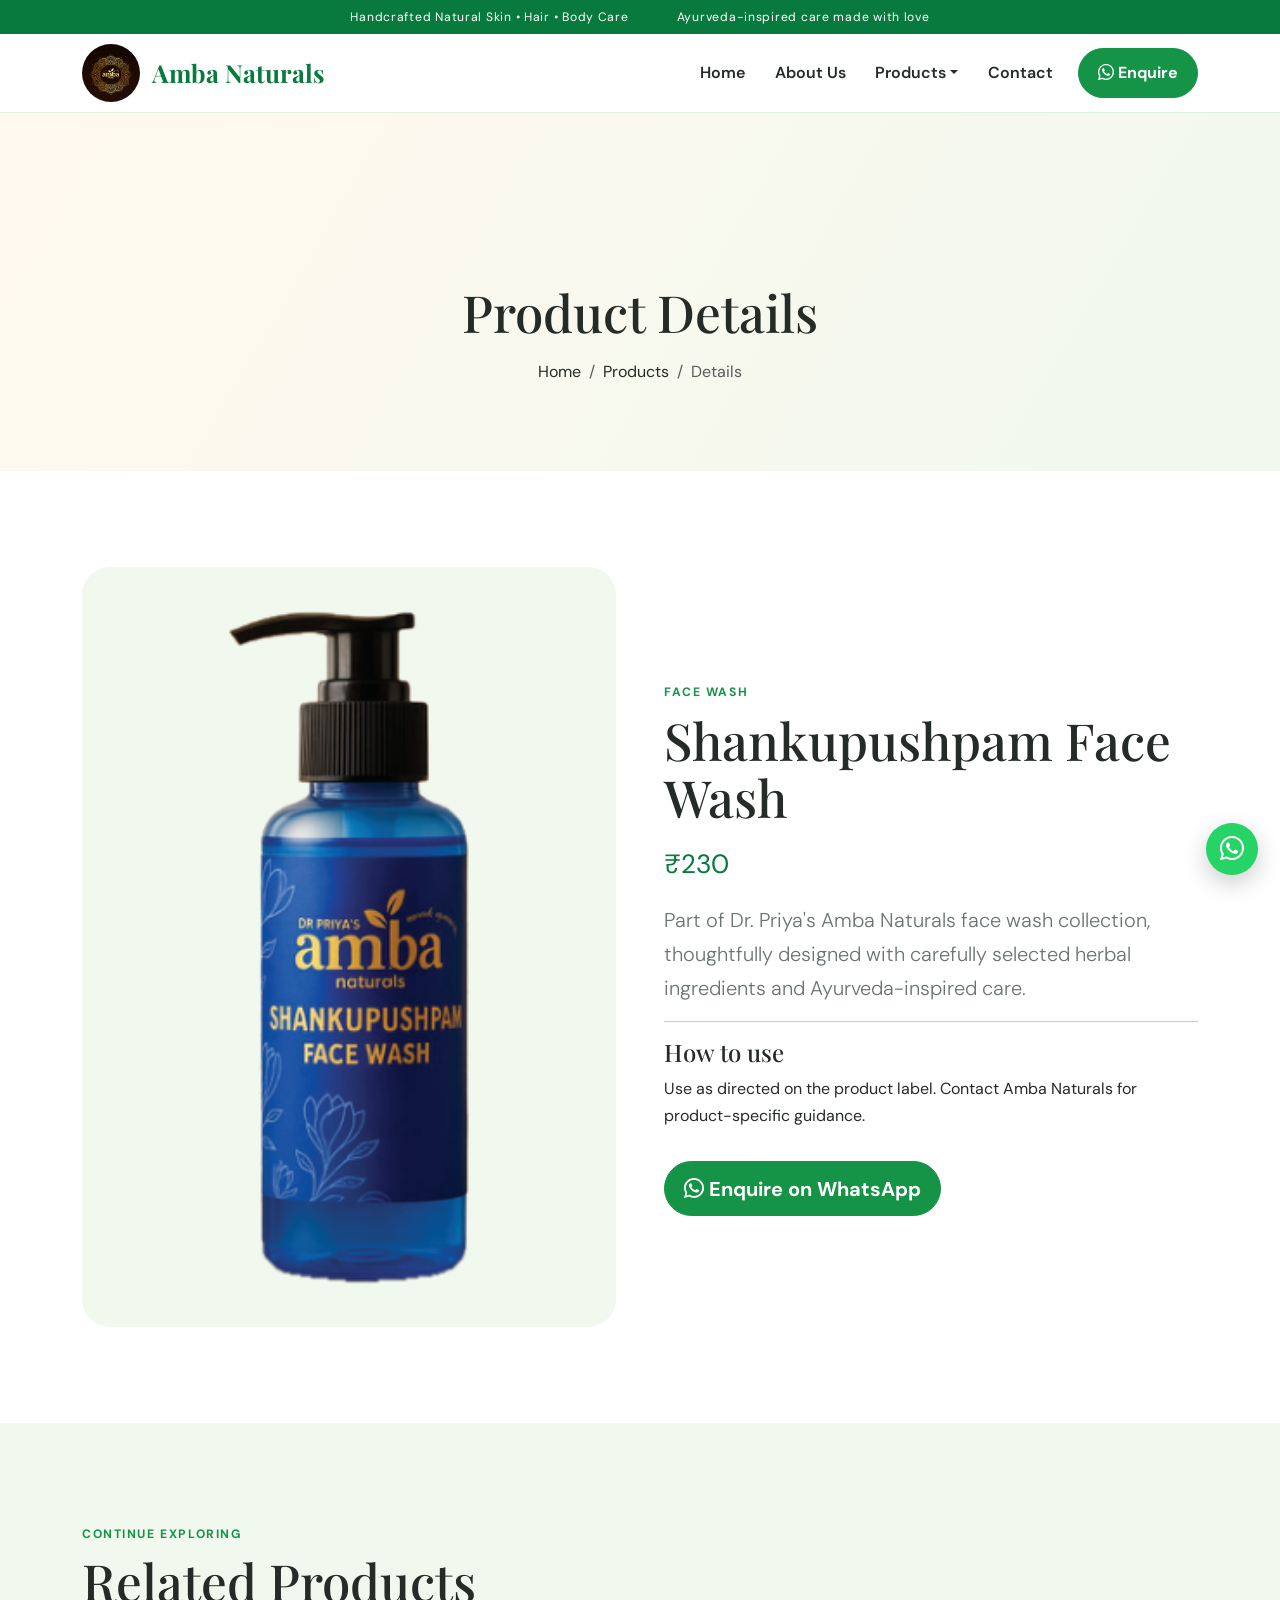
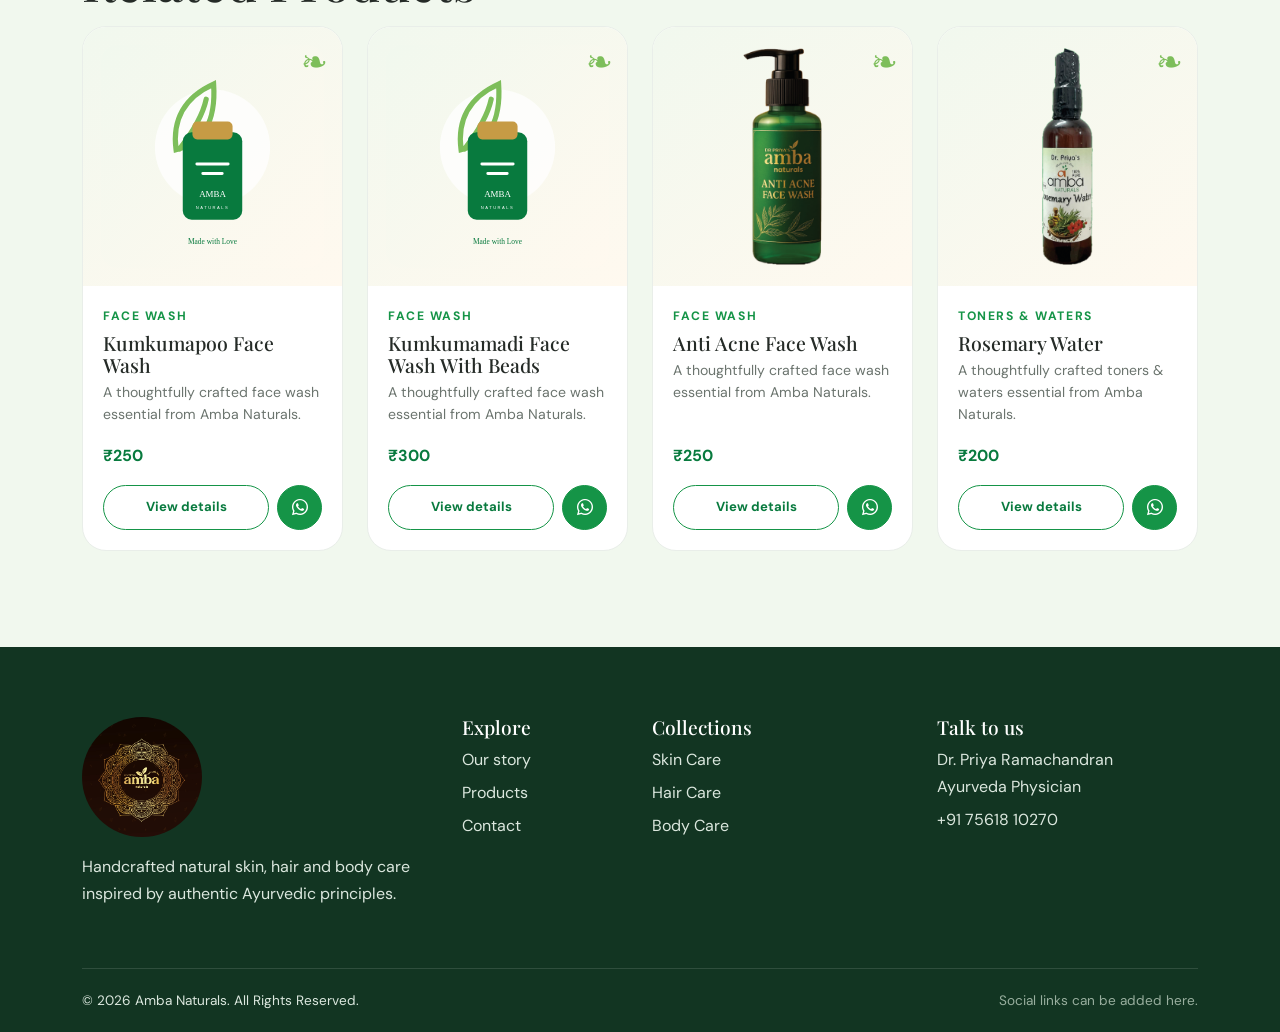
<file: product-details.html>
<!doctype html><html lang="en"><head><base href="https://unnibharatham.github.io/ambawebsite/"><meta charset="utf-8"><meta name="viewport" content="width=device-width,initial-scale=1"><title>Product Details | Amba Naturals</title><meta property="og:type" content="website"><meta property="og:image" content="https://unnibharatham.github.io/ambawebsite/assets/images/logo/amba-whatsapp-preview.png"><meta property="og:image:secure_url" content="https://unnibharatham.github.io/ambawebsite/assets/images/logo/amba-whatsapp-preview.png"><meta property="og:image:type" content="image/png"><meta property="og:image:width" content="1536"><meta property="og:image:height" content="816"><meta property="og:image:alt" content="Dr. Priya's Amba Naturals"><meta name="twitter:card" content="summary_large_image"><meta name="twitter:image" content="https://unnibharatham.github.io/ambawebsite/assets/images/logo/amba-whatsapp-preview.png"><meta name="twitter:image:alt" content="Dr. Priya's Amba Naturals"><meta name="description" content="View Amba Naturals product details, price and usage guidance."><link rel="canonical" href="https://unnibharatham.github.io/ambawebsite/product-details.html"><meta property="og:url" content="https://unnibharatham.github.io/ambawebsite/product-details.html"><link rel="icon" href="assets/images/logo/amba-logo.jpg"><link href="https://cdn.jsdelivr.net/npm/bootstrap@5.3.3/dist/css/bootstrap.min.css" rel="stylesheet"><link href="https://cdn.jsdelivr.net/npm/bootstrap-icons@1.11.3/font/bootstrap-icons.min.css" rel="stylesheet"><link href="assets/css/style.css" rel="stylesheet"><link href="assets/css/responsive.css?v=3" rel="stylesheet"></head><body><header id="siteHeader"></header><main><section class="page-banner"><div class="container"><h1 class="section-title">Product Details</h1><nav aria-label="Breadcrumb"><ol class="breadcrumb"><li class="breadcrumb-item"><a href="index.html">Home</a></li><li class="breadcrumb-item"><a href="products.html">Products</a></li><li class="breadcrumb-item active">Details</li></ol></nav></div></section><section class="section"><div class="container"><div id="productDetail" class="row align-items-center g-5"></div></div></section><section class="section section-soft"><div class="container"><span class="eyebrow">Continue exploring</span><h2 class="section-title">Related Products</h2><div id="relatedGrid" class="product-grid"></div></div></section></main><div id="siteFooter"></div><script src="https://code.jquery.com/jquery-3.7.1.min.js"></script><script src="https://cdn.jsdelivr.net/npm/bootstrap@5.3.3/dist/js/bootstrap.bundle.min.js"></script><script src="assets/js/products.js"></script><script src="assets/js/main.js"></script><script src="assets/js/pages.js"></script></body></html>
</file>
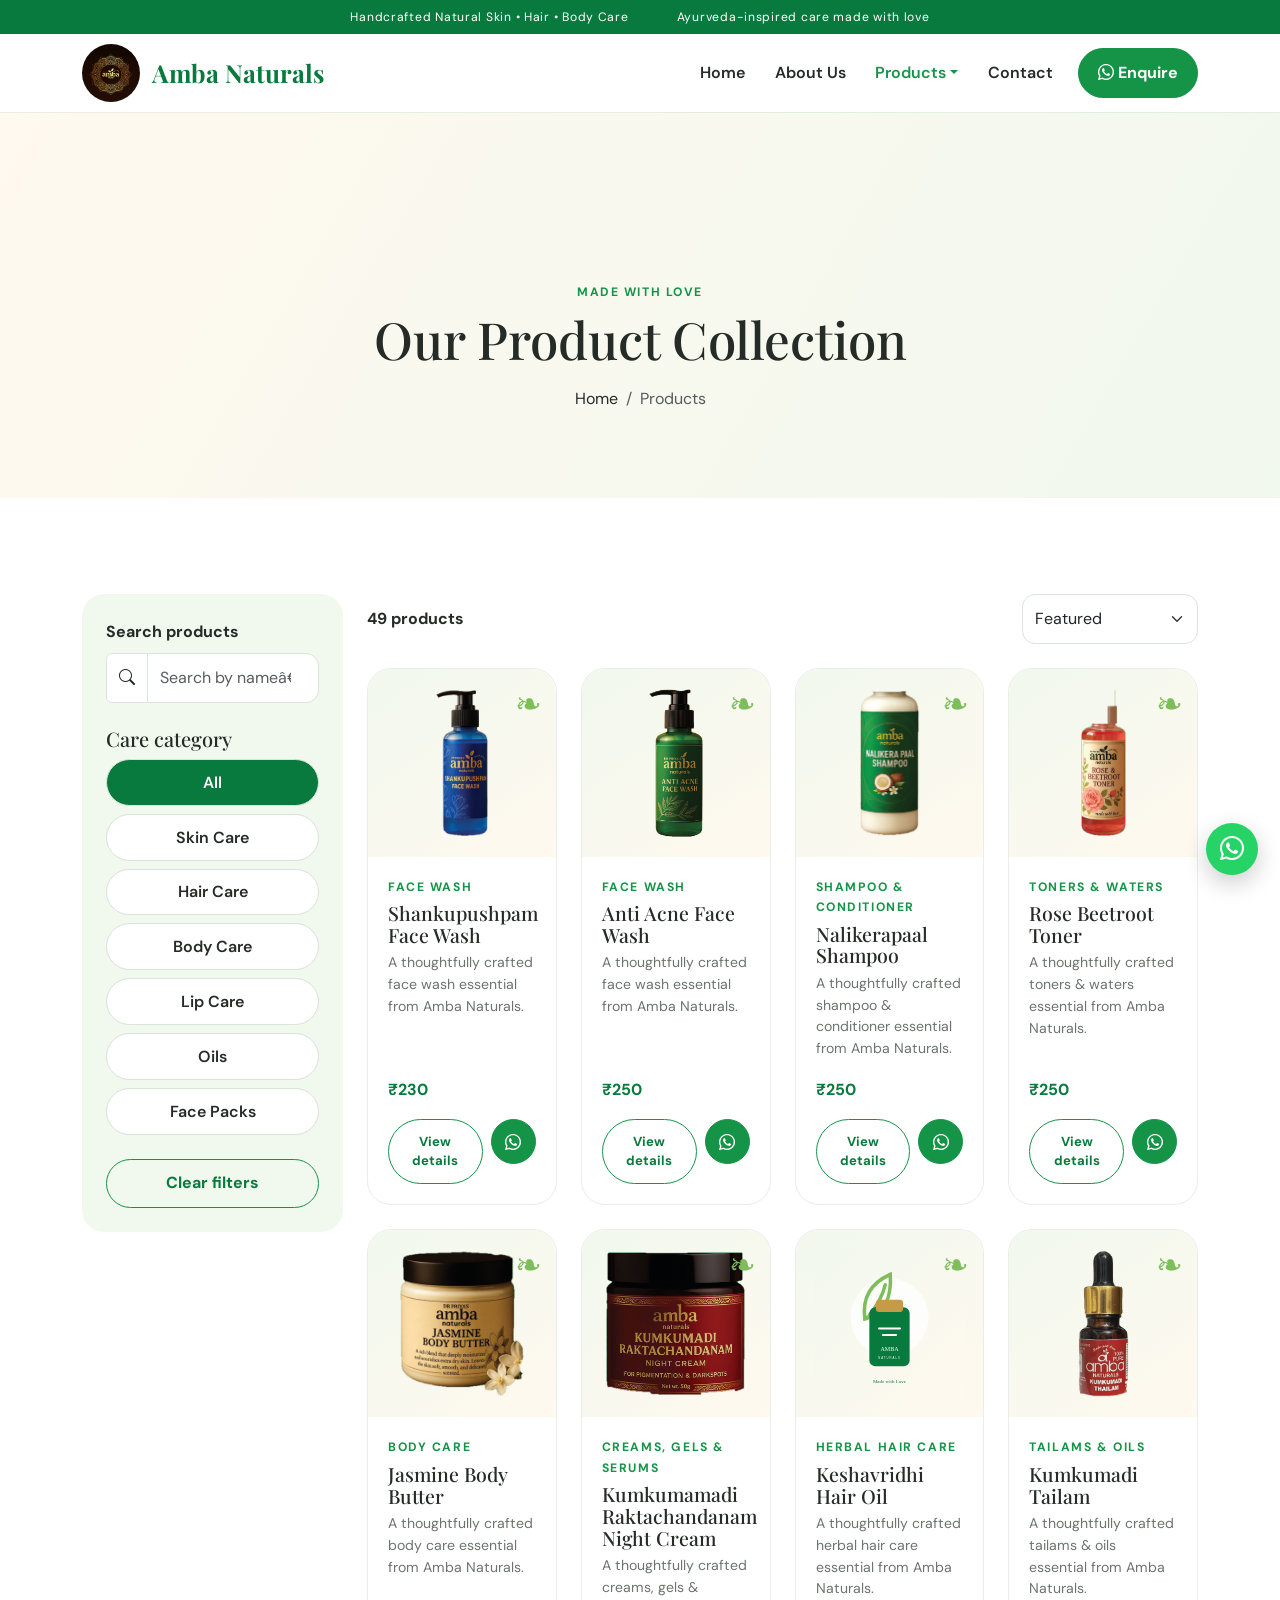
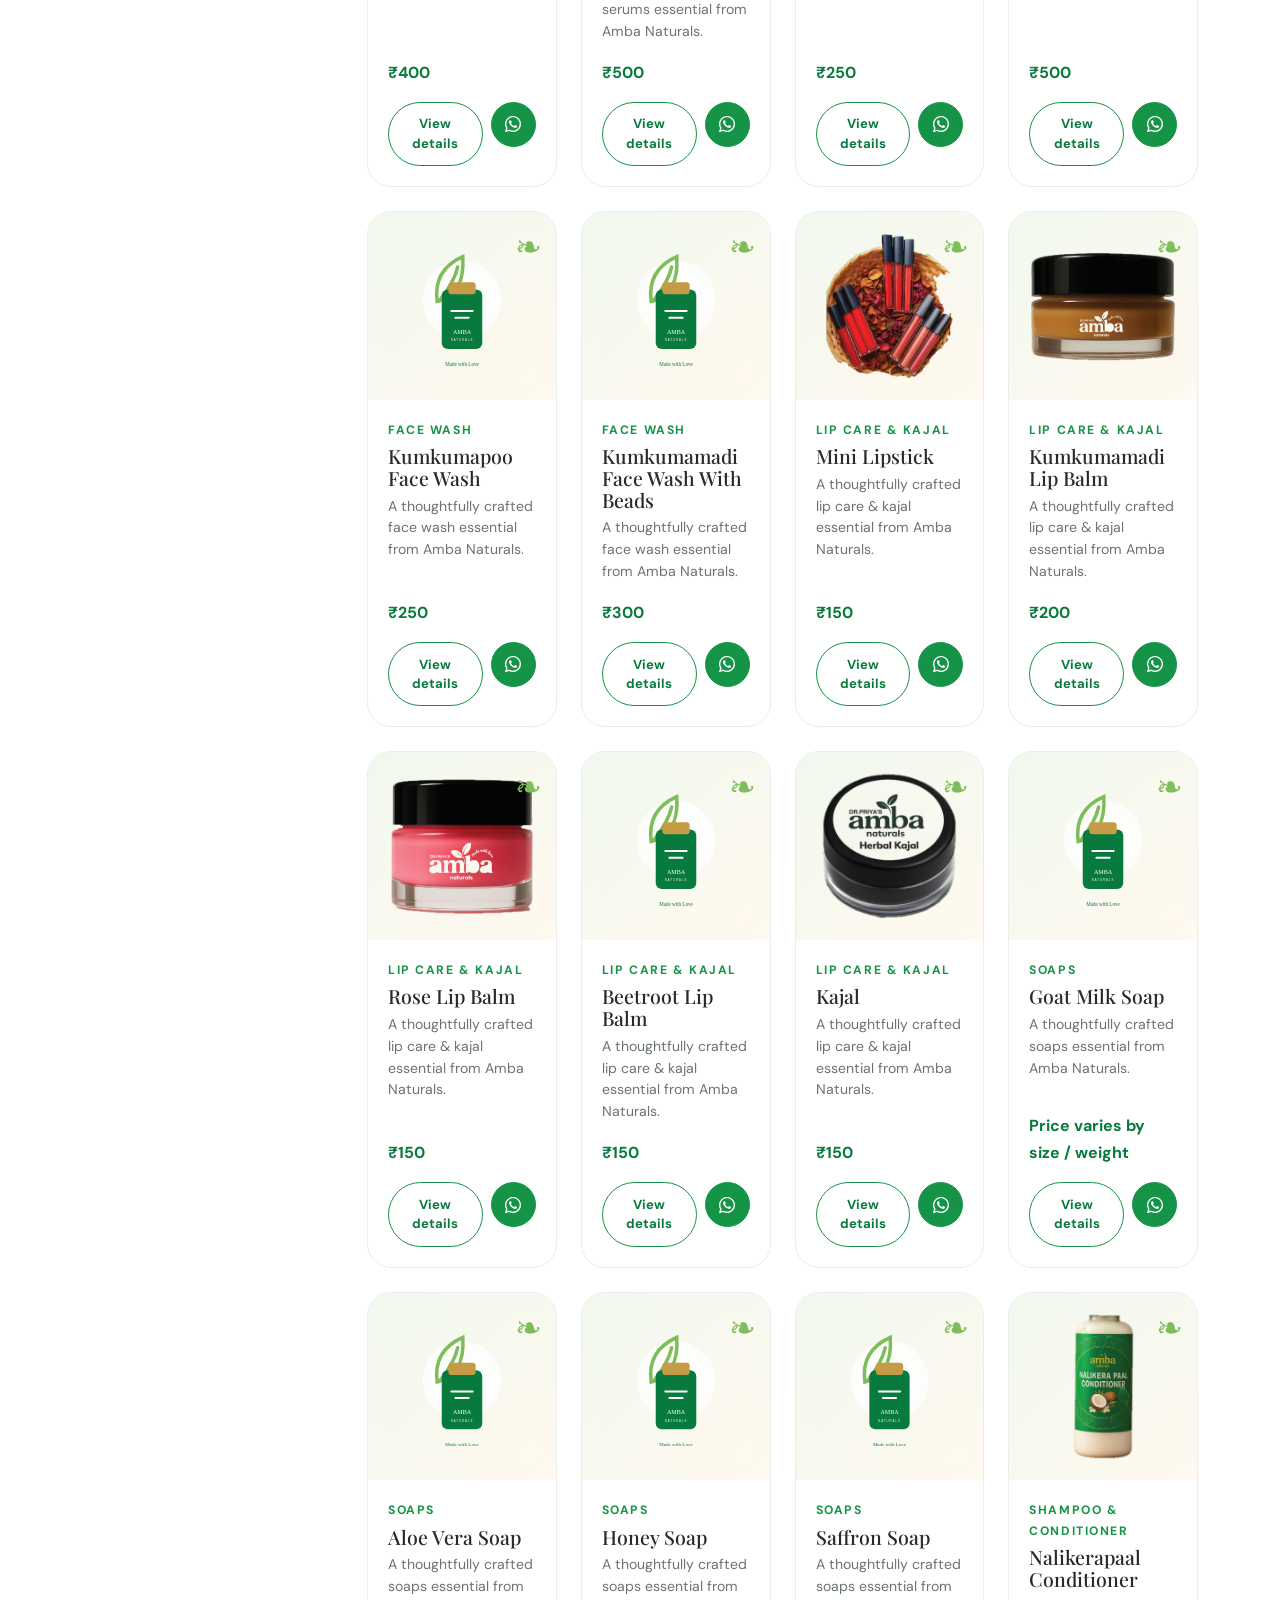
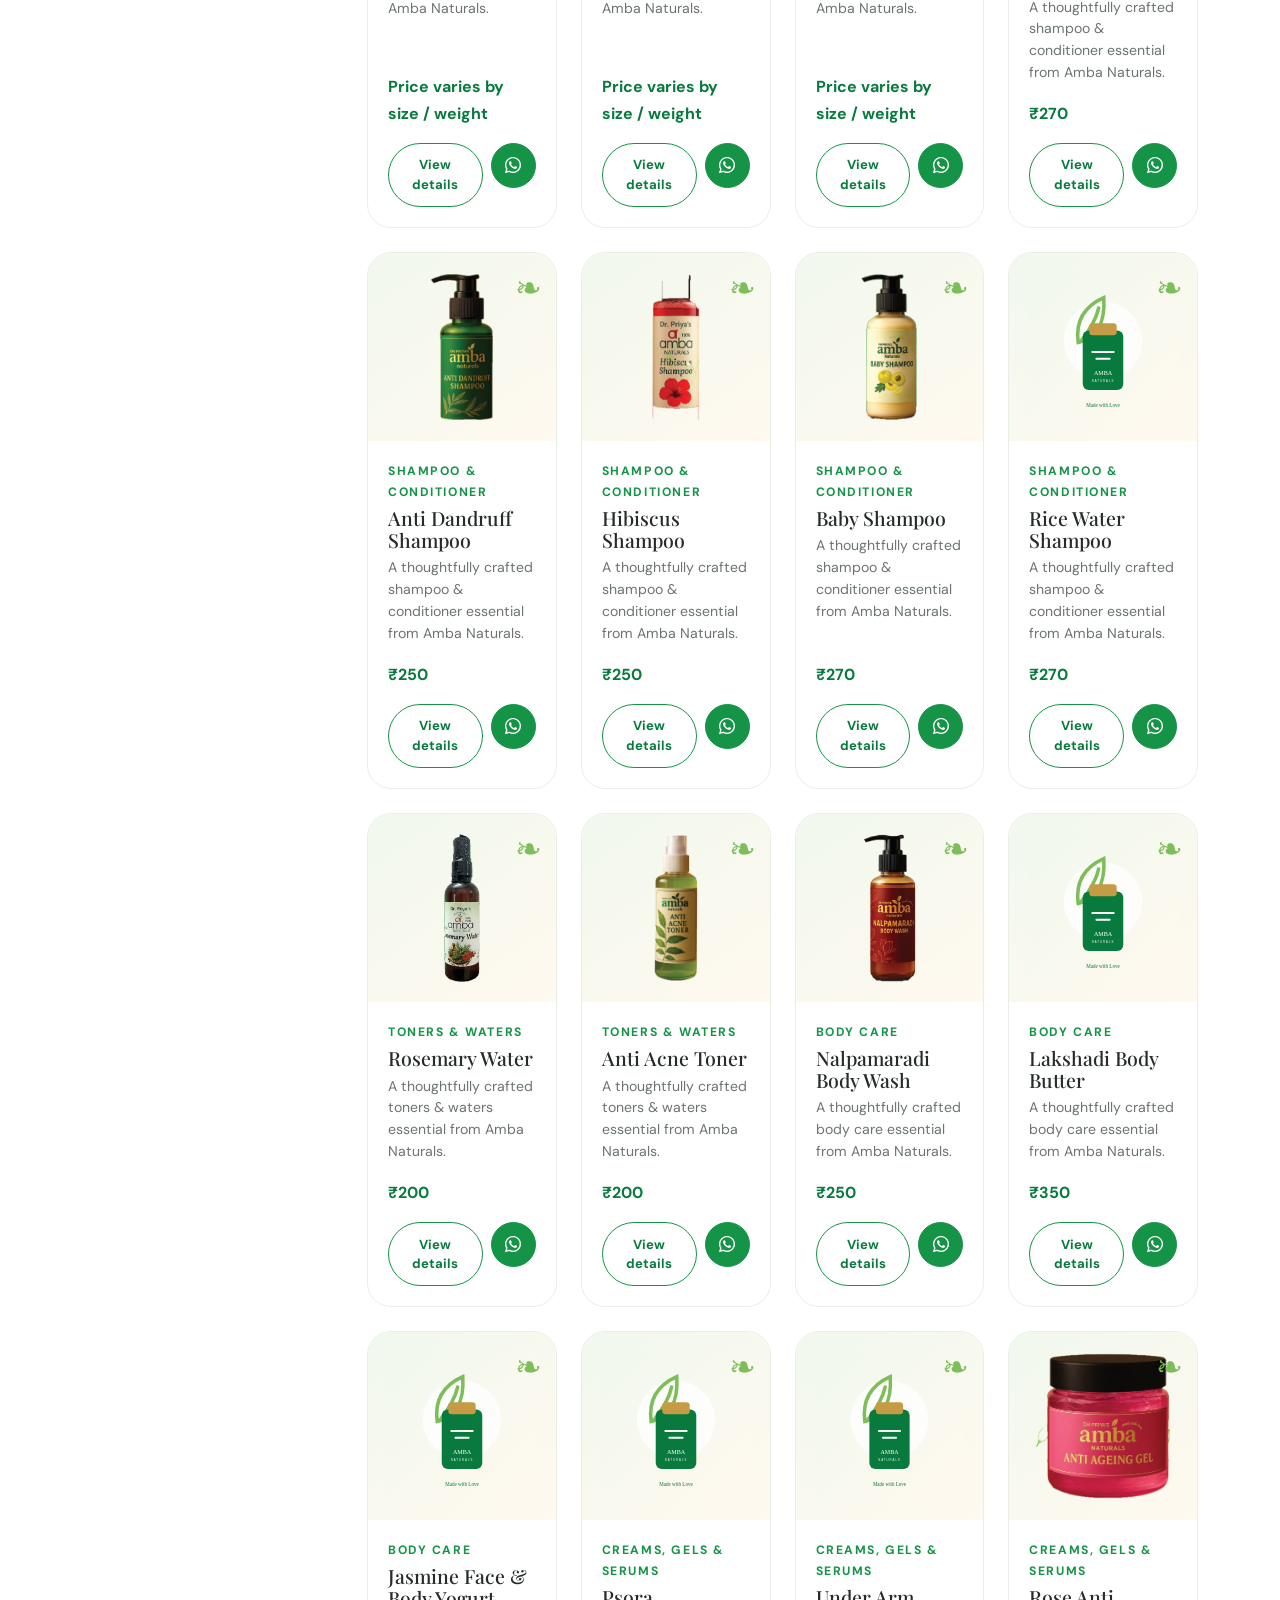
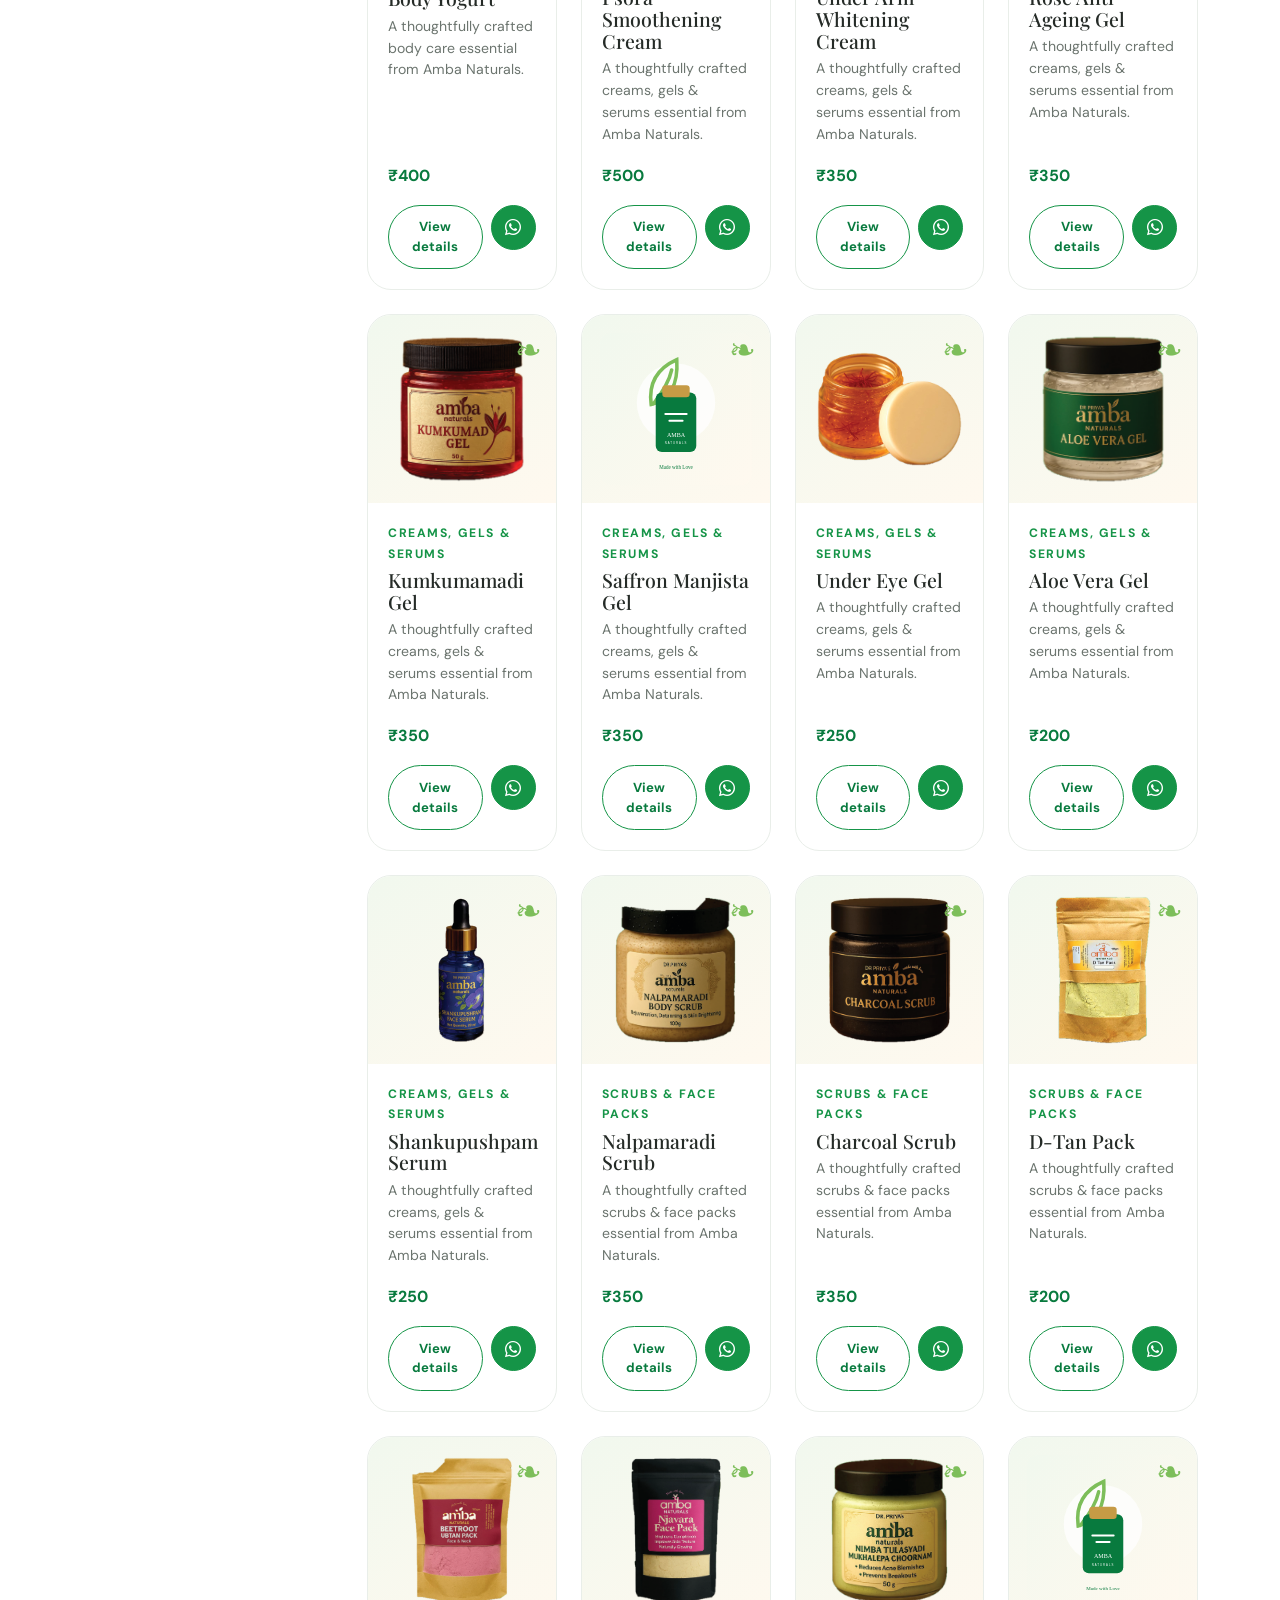
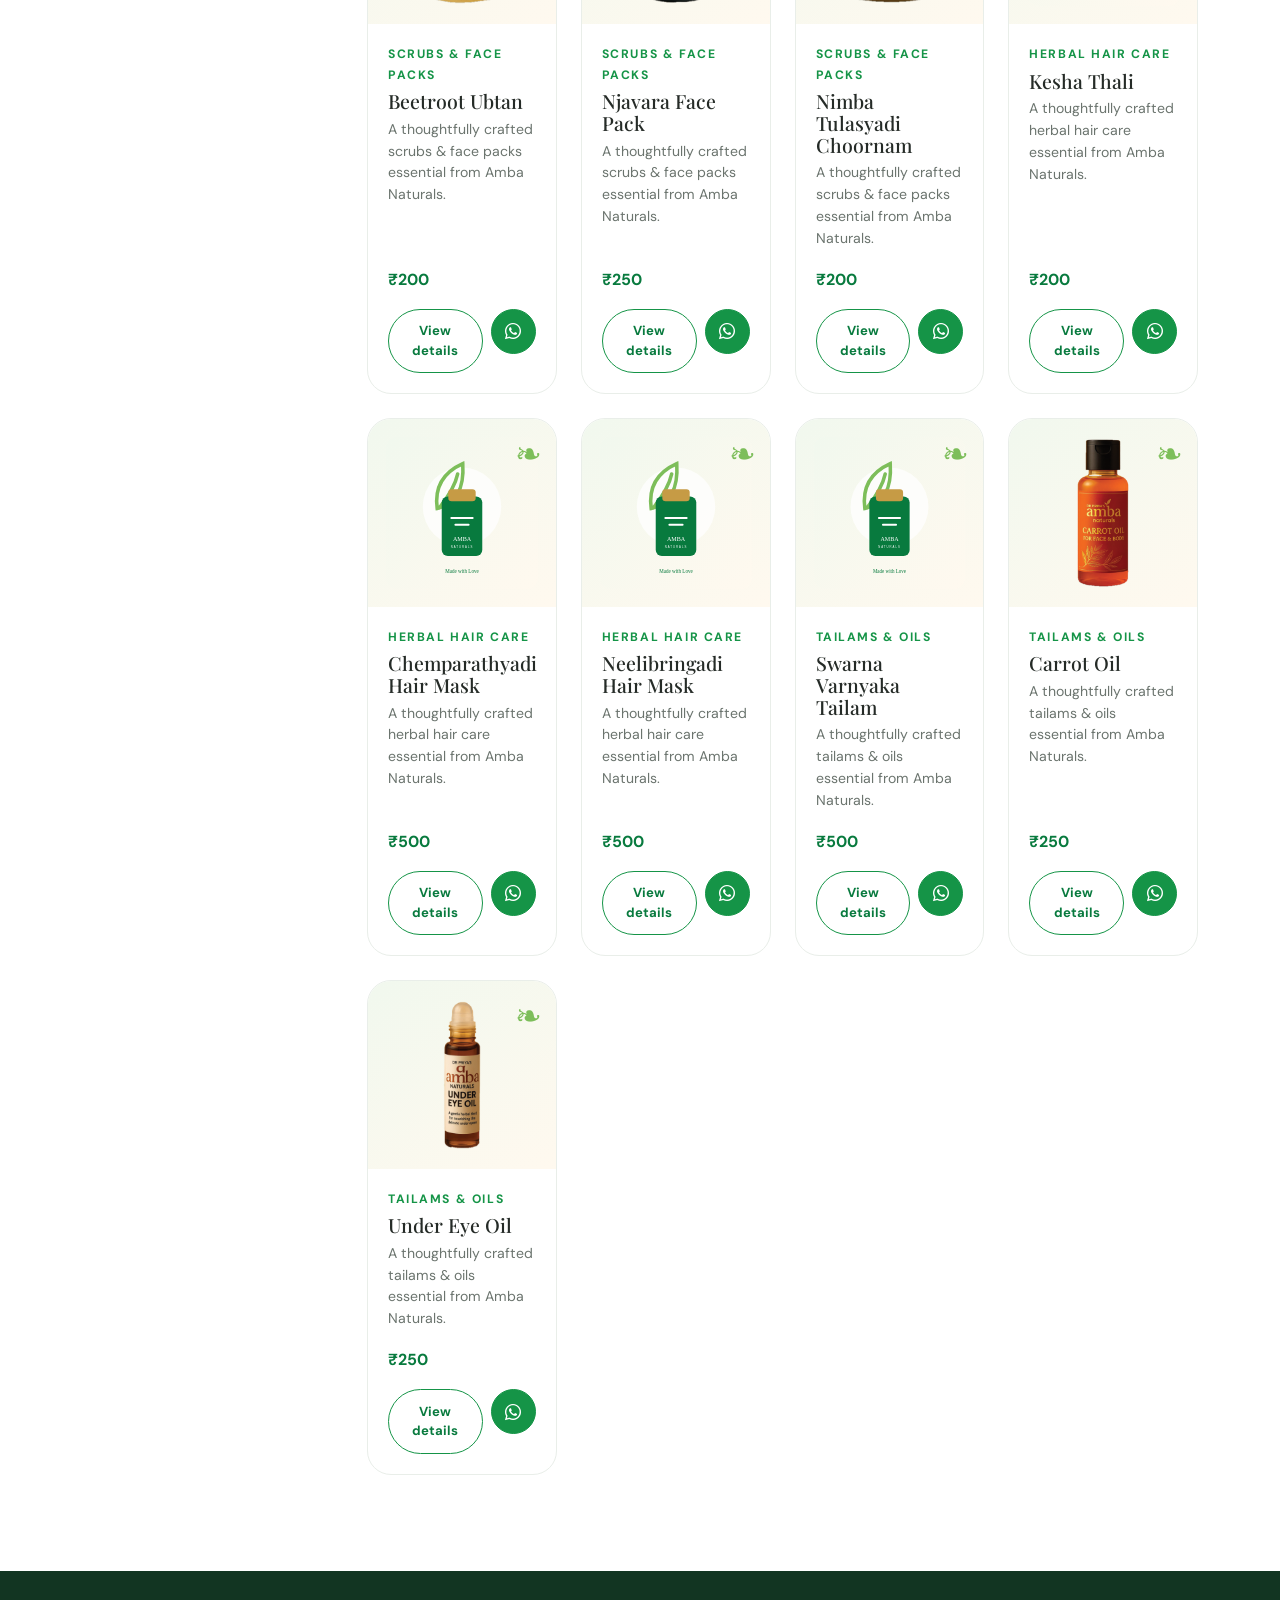
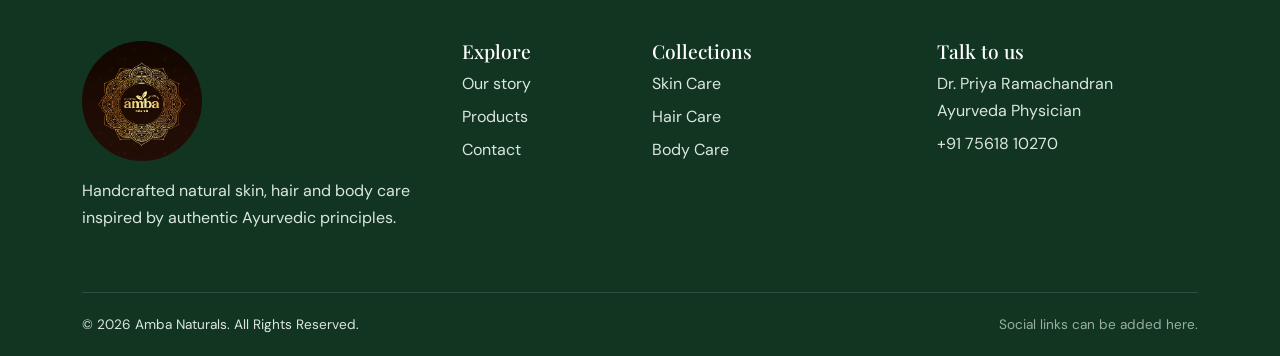
<file: products.html>
<!doctype html><html lang="en"><head><base href="https://unnibharatham.github.io/ambawebsite/"><meta charset="utf-8"><meta name="viewport" content="width=device-width,initial-scale=1"><title>Products | Dr. Priya's Amba Naturals</title><meta property="og:type" content="website"><meta property="og:image" content="https://unnibharatham.github.io/ambawebsite/assets/images/logo/amba-whatsapp-preview.png"><meta property="og:image:secure_url" content="https://unnibharatham.github.io/ambawebsite/assets/images/logo/amba-whatsapp-preview.png"><meta property="og:image:type" content="image/png"><meta property="og:image:width" content="1536"><meta property="og:image:height" content="816"><meta property="og:image:alt" content="Dr. Priya's Amba Naturals"><meta name="twitter:card" content="summary_large_image"><meta name="twitter:image" content="https://unnibharatham.github.io/ambawebsite/assets/images/logo/amba-whatsapp-preview.png"><meta name="twitter:image:alt" content="Dr. Priya's Amba Naturals"><meta name="description" content="Browse Amba Naturals handcrafted skin, hair, body and Ayurvedic cosmetic products."><link rel="canonical" href="https://unnibharatham.github.io/ambawebsite/products.html"><meta property="og:url" content="https://unnibharatham.github.io/ambawebsite/products.html"><link rel="icon" href="assets/images/logo/amba-logo.jpg"><link href="https://cdn.jsdelivr.net/npm/bootstrap@5.3.3/dist/css/bootstrap.min.css" rel="stylesheet"><link href="https://cdn.jsdelivr.net/npm/bootstrap-icons@1.11.3/font/bootstrap-icons.min.css" rel="stylesheet"><link href="assets/css/style.css" rel="stylesheet"><link href="assets/css/responsive.css?v=3" rel="stylesheet"></head><body><header id="siteHeader"></header><main><section class="page-banner"><div class="container"><span class="eyebrow">Made with Love</span><h1 class="section-title">Our Product Collection</h1><nav aria-label="Breadcrumb"><ol class="breadcrumb"><li class="breadcrumb-item"><a href="index.html">Home</a></li><li class="breadcrumb-item active">Products</li></ol></nav></div></section><section class="section"><div class="container"><div class="row g-4"><aside class="col-lg-3"><div class="filters-panel"><label for="productSearch" class="form-label fw-bold">Search products</label><div class="input-group mb-4"><span class="input-group-text bg-white"><i class="bi bi-search"></i></span><input id="productSearch" class="form-control" type="search" placeholder="Search by nameâ€¦"></div><h2 class="h5">Care category</h2><div id="filterChips" class="filter-chips flex-column align-items-stretch"></div><button id="clearFilters" class="btn btn-outline-brand w-100 mt-4">Clear filters</button></div></aside><div class="col-lg-9"><div class="d-flex flex-wrap justify-content-between align-items-center gap-3 mb-4"><strong id="productCount" aria-live="polite"></strong><div><label class="visually-hidden" for="sortProducts">Sort products</label><select id="sortProducts" class="form-select"><option value="featured">Featured</option><option value="az">Name Aâ€“Z</option><option value="za">Name Zâ€“A</option><option value="low">Price Low to High</option><option value="high">Price High to Low</option></select></div></div><div id="productsGrid" class="product-grid"></div><div id="noResults" class="no-results hidden"><i class="bi bi-search fs-2"></i><h2 class="h4 mt-2">No products found</h2><p>Try a different search or clear your filters.</p></div></div></div></div></section></main><div id="siteFooter"></div><script src="https://code.jquery.com/jquery-3.7.1.min.js"></script><script src="https://cdn.jsdelivr.net/npm/bootstrap@5.3.3/dist/js/bootstrap.bundle.min.js"></script><script src="assets/js/products.js"></script><script src="assets/js/main.js"></script><script src="assets/js/pages.js"></script></body></html>
</file>
<file: assets/css/style.css>
@import url('https://fonts.googleapis.com/css2?family=DM+Sans:wght@400;500;600;700&family=Playfair+Display:wght@500;600;700&display=swap');
:root{--deep:#087a3e;--green:#159447;--leaf:#7dbe5a;--mint:#f1f8ee;--cream:#fff9ef;--gold:#c69b45;--ink:#252b27;--muted:#6b746e;--white:#fff;--shadow:0 18px 50px rgba(19,74,43,.11);--radius:24px}
*{box-sizing:border-box}html{scroll-behavior:smooth}body{font-family:'DM Sans',sans-serif;color:var(--ink);background:var(--white);line-height:1.7;overflow-x:hidden}h1,h2,h3,h4{font-family:'Playfair Display',serif;line-height:1.12}a{text-decoration:none;color:inherit}img{max-width:100%;object-fit:contain}.section{padding:96px 0}.section-soft{background:var(--mint)}.section-cream{background:var(--cream)}.eyebrow{text-transform:uppercase;letter-spacing:.13em;color:var(--green);font-size:.76rem;font-weight:700}.display-title{font-size:clamp(2.35rem,5vw,4.8rem);margin:.5rem 0 1.25rem}.section-title{font-size:clamp(2rem,4vw,3.35rem);margin:.45rem 0 1rem}.lead{color:var(--muted);max-width:650px}.announcement{height:34px;background:var(--deep);color:#fff;display:flex;justify-content:center;gap:3rem;align-items:center;font-size:.76rem;letter-spacing:.06em}.fixed-nav{height:78px;background:rgba(255,255,255,.9);backdrop-filter:blur(12px);z-index:1020;transition:.3s;box-shadow:0 1px rgba(8,122,62,.08)}.fixed-nav.scrolled{box-shadow:0 10px 35px rgba(24,58,38,.12)}.navbar-brand img{height:58px}.nav-link{font-weight:600;color:var(--ink)!important;padding:.8rem!important}.nav-link.active,.nav-link:hover{color:var(--green)!important}.offcanvas-body>a{display:block;padding:.8rem 0;border-bottom:1px solid #e7eee8;font-weight:600}.btn{border-radius:999px;padding:.72rem 1.2rem;font-weight:700;transition:.25s}.btn-brand{background:var(--green);border-color:var(--green);color:#fff}.btn-brand:hover{background:var(--deep);border-color:var(--deep);color:#fff;transform:translateY(-2px)}.btn-outline-brand{border:1px solid var(--green);color:var(--deep)}.btn-outline-brand:hover{background:var(--green);color:#fff}.hero{min-height:calc(100vh - 34px);padding:170px 0 90px;background:radial-gradient(circle at 85% 20%,rgba(125,190,90,.2),transparent 28%),linear-gradient(135deg,var(--cream),var(--mint));position:relative;overflow:hidden}.hero:before,.hero:after{content:'❧';position:absolute;color:rgba(8,122,62,.1);font-size:13rem;transform:rotate(-28deg)}.hero:before{left:-3%;bottom:0}.hero:after{right:-1%;top:12%;transform:rotate(145deg)}.hero-art{position:relative;min-height:500px}.hero-orb{position:absolute;inset:5% 2% 0 8%;border-radius:49% 51% 46% 54%;background:linear-gradient(145deg,#fff,rgba(125,190,90,.2));box-shadow:var(--shadow)}.hero-art img{position:absolute;inset:8%;width:84%;height:84%;animation:float 5s ease-in-out infinite}.hero-badge{position:absolute;right:3%;bottom:8%;background:#fff;padding:1rem 1.3rem;border-radius:18px;box-shadow:var(--shadow);font-family:'Playfair Display';color:var(--deep)}.category-card{height:100%;padding:1.5rem;border:1px solid rgba(8,122,62,.12);border-radius:20px;background:#fff;transition:.3s}.category-card:hover{transform:translateY(-7px);box-shadow:var(--shadow);border-color:var(--leaf)}.category-card i{font-size:2rem;color:var(--green)}.category-card h3{font-size:1.25rem;margin:.8rem 0 .35rem}.category-card p{font-size:.9rem;color:var(--muted);margin:0}.product-grid{display:grid;grid-template-columns:repeat(4,minmax(0,1fr));gap:24px}.product-card{background:#fff;border:1px solid #e9eee9;border-radius:var(--radius);overflow:hidden;transition:.35s;display:flex;flex-direction:column}.product-card:hover{transform:translateY(-8px);box-shadow:var(--shadow)}.product-image{aspect-ratio:1;background:linear-gradient(145deg,var(--mint),var(--cream));padding:18px;display:block;overflow:hidden;position:relative}.product-image img{width:100%;height:100%;transition:.4s}.product-card:hover .product-image img{transform:scale(1.055)}.leaf-mark{position:absolute;right:14px;top:8px;color:var(--leaf);font-size:2rem;transition:.3s}.product-card:hover .leaf-mark{transform:rotate(25deg)}.product-info{padding:20px;display:flex;flex-direction:column;flex:1}.product-info h3{font-size:1.22rem;margin:.35rem 0}.product-info h3 a:hover{color:var(--green)}.product-info p{font-size:.88rem;color:var(--muted);line-height:1.55}.price{color:var(--deep);margin-top:auto}.product-actions{display:flex;gap:.5rem;margin-top:1rem}.product-actions .btn:first-child{flex:1;font-size:.82rem}.btn-icon{width:45px;height:45px;padding:.65rem}.feature-card{padding:30px;border-radius:22px;background:#fff;height:100%;box-shadow:0 10px 30px rgba(19,74,43,.06)}.feature-card i{font-size:2rem;color:var(--gold)}.story-image{border-radius:45% 45% 22px 22px;background:var(--mint);padding:30px;box-shadow:var(--shadow)}.showcase-row{padding:40px 0;border-bottom:1px solid rgba(8,122,62,.12)}.showcase-image{background:var(--mint);border-radius:var(--radius);padding:25px}.filter-bar{background:#fff;padding:18px;border-radius:20px;box-shadow:0 10px 30px rgba(19,74,43,.08)}.filter-chips{display:flex;flex-wrap:wrap;gap:.5rem}.filter-chip{border:1px solid #d8e3da;background:#fff;color:var(--ink);padding:.55rem 1rem;border-radius:99px;font-weight:600}.filter-chip.active,.filter-chip:hover{background:var(--deep);color:#fff}.gallery-item{position:relative;overflow:hidden;border-radius:18px;aspect-ratio:1;background:var(--mint)}.gallery-item img{width:100%;height:100%;transition:.4s}.gallery-overlay{position:absolute;inset:auto 12px 12px;background:rgba(8,61,31,.9);color:#fff;border-radius:14px;padding:14px;transform:translateY(130%);transition:.3s}.gallery-item:hover .gallery-overlay{transform:none}.cta{background:linear-gradient(120deg,var(--deep),#0c6337);color:#fff;border-radius:32px;padding:60px;position:relative;overflow:hidden}.cta:after{content:'❧';position:absolute;right:4%;bottom:-50px;font-size:12rem;color:rgba(255,255,255,.08)}.page-banner{padding:165px 0 70px;background:linear-gradient(120deg,var(--cream),var(--mint));text-align:center}.breadcrumb{justify-content:center}.filters-panel{position:sticky;top:130px;background:var(--mint);padding:24px;border-radius:22px}.form-control,.form-select{min-height:50px;border-radius:13px;border-color:#dce5dd}.form-control:focus,.form-select:focus{border-color:var(--green);box-shadow:0 0 0 .2rem rgba(21,148,71,.12)}.detail-image{background:var(--mint);border-radius:28px;padding:30px}.detail-image img{width:100%;aspect-ratio:1}.detail-price{font-size:1.65rem;color:var(--deep)}.contact-card{background:var(--deep);color:#fff;padding:35px;border-radius:25px}.contact-card a{color:#fff}.map-placeholder{min-height:250px;background:var(--mint);border:2px dashed #b8ceb9;border-radius:20px;display:grid;place-items:center;color:var(--muted);text-align:center}.site-footer{background:#123522;color:#dbe7de;padding:70px 0 20px}.site-footer img{filter:brightness(0) invert(1);margin-bottom:1rem}.site-footer h3{color:#fff;font-size:1.2rem}.site-footer a{display:block;color:#dbe7de;margin:.35rem 0}.site-footer a:hover{color:#fff}.footer-bottom{border-top:1px solid rgba(255,255,255,.12);margin-top:45px;padding-top:20px;font-size:.85rem}.social-placeholder{float:right;color:#98ae9e}.floating-wa,.scroll-top{position:fixed;right:22px;width:52px;height:52px;border-radius:50%;display:grid;place-items:center;z-index:1030;border:0;box-shadow:0 8px 25px rgba(0,0,0,.2)}.floating-wa{bottom:25px;background:#25d366;color:#fff;font-size:1.5rem}.scroll-top{bottom:88px;background:var(--deep);color:#fff;opacity:0;pointer-events:none;transform:translateY(10px);transition:.3s}.scroll-top.show{opacity:1;pointer-events:auto;transform:none}.preloader{position:fixed;inset:0;background:var(--cream);z-index:9999;display:grid;place-items:center;transition:.5s}.preloader.hidden{opacity:0;visibility:hidden}.preloader img{animation:pulse 1.4s infinite}.reveal{opacity:0;transform:translateY(24px);transition:opacity .65s,transform .65s}.reveal.is-visible{opacity:1;transform:none}.no-results{padding:60px;text-align:center;background:var(--mint);border-radius:20px}.hidden{display:none!important}:focus-visible{outline:3px solid var(--gold);outline-offset:3px}@keyframes float{50%{transform:translateY(-12px) rotate(1deg)}}@keyframes pulse{50%{transform:scale(1.04);opacity:.7}}
/* Square brand artwork */
.navbar-brand img{width:58px;height:58px;object-fit:cover;border-radius:50%}
.offcanvas-header img{width:50px;height:50px;object-fit:cover;border-radius:50%}
.site-footer img{width:120px;height:120px;object-fit:cover;border-radius:50%;filter:none!important}
.preloader img{width:min(58vw,260px);height:auto;aspect-ratio:1;object-fit:cover;border-radius:50%}
.hero-art img.hero-ayurveda-image{inset:12% 8%;width:84%;height:76%;object-fit:cover;border-radius:46% 54% 48% 52%;box-shadow:0 18px 50px rgba(43,20,8,.2)}
.navbar-brand,.mobile-brand{display:inline-flex;align-items:center;gap:.75rem}
.brand-title,.mobile-brand span{font-family:'Playfair Display',serif;font-size:1.55rem;font-weight:700;line-height:1;color:var(--deep);white-space:nowrap}
</file>
<file: assets/css/responsive.css>
@media(max-width:1199px){.product-grid{grid-template-columns:repeat(3,1fr)}}
@media(max-width:991px){.section{padding:72px 0}.hero{padding-top:140px}.hero-art{min-height:430px}.product-grid{grid-template-columns:repeat(2,1fr)}.filters-panel{position:static}.cta{padding:42px}.fixed-nav{height:70px}.navbar-brand img{height:52px}}
@media(max-width:575px){.announcement{height:30px;font-size:.65rem}.hero{padding:125px 0 60px;text-align:center}.hero .lead{margin-inline:auto}.hero .btn{width:100%;margin:.3rem 0}.hero-art{min-height:340px}.section{padding:58px 0}.product-grid{grid-template-columns:minmax(0,1fr);gap:16px}.product-card{display:grid;grid-template-columns:minmax(0,40%) minmax(0,60%);border-radius:18px;overflow:hidden}.product-image{width:100%;height:100%;min-width:0;aspect-ratio:auto;padding:8px;overflow:hidden}.product-image img{display:block;width:100%;height:100%;max-width:100%;object-fit:contain}.product-info{min-width:0;padding:14px 12px}.product-info p{display:none}.product-info h3{font-size:1.02rem;overflow-wrap:anywhere}.product-actions{width:100%;gap:.35rem}.product-actions .btn:first-child{min-width:0;padding:.5rem .35rem;font-size:.75rem}.product-actions .btn-icon{flex:0 0 40px;width:40px;height:40px;padding:.5rem}.cta{padding:34px 22px;text-align:center}.social-placeholder{float:none;display:block;margin-top:.4rem}.page-banner{padding:135px 0 55px}.floating-wa,.scroll-top{right:10px;width:46px;height:46px}.scroll-top{bottom:80px}.display-title{font-size:2.55rem}}
@media(prefers-reduced-motion:reduce){*,*:before,*:after{animation:none!important;transition:none!important;scroll-behavior:auto!important}.reveal{opacity:1;transform:none}}
@media(max-width:575px){.brand-title{font-size:1.18rem}.navbar-brand{gap:.5rem}}

.fixed-nav{position:sticky;top:0}
.contact-card .btn-light{color:var(--deep)}
.contact-card .btn-light:hover,.contact-card .btn-light:focus-visible{color:var(--white);background:var(--gold);border-color:var(--gold)}
@media(max-width:575px){.navbar>.container{padding-inline:16px;max-width:100%}.navbar-toggler{display:block!important;border-color:rgba(8,122,62,.28);padding:.4rem}.navbar-toggler-icon{width:1.35em;height:1.35em}.page-banner .container{max-width:100%;overflow:hidden}.page-banner .section-title{font-size:2rem;overflow-wrap:anywhere;padding-inline:10px}.input-group>.form-control{min-width:0}.filters-panel,.product-grid{max-width:100%;overflow:hidden}.filter-chip{width:100%;white-space:normal}}
</file>
